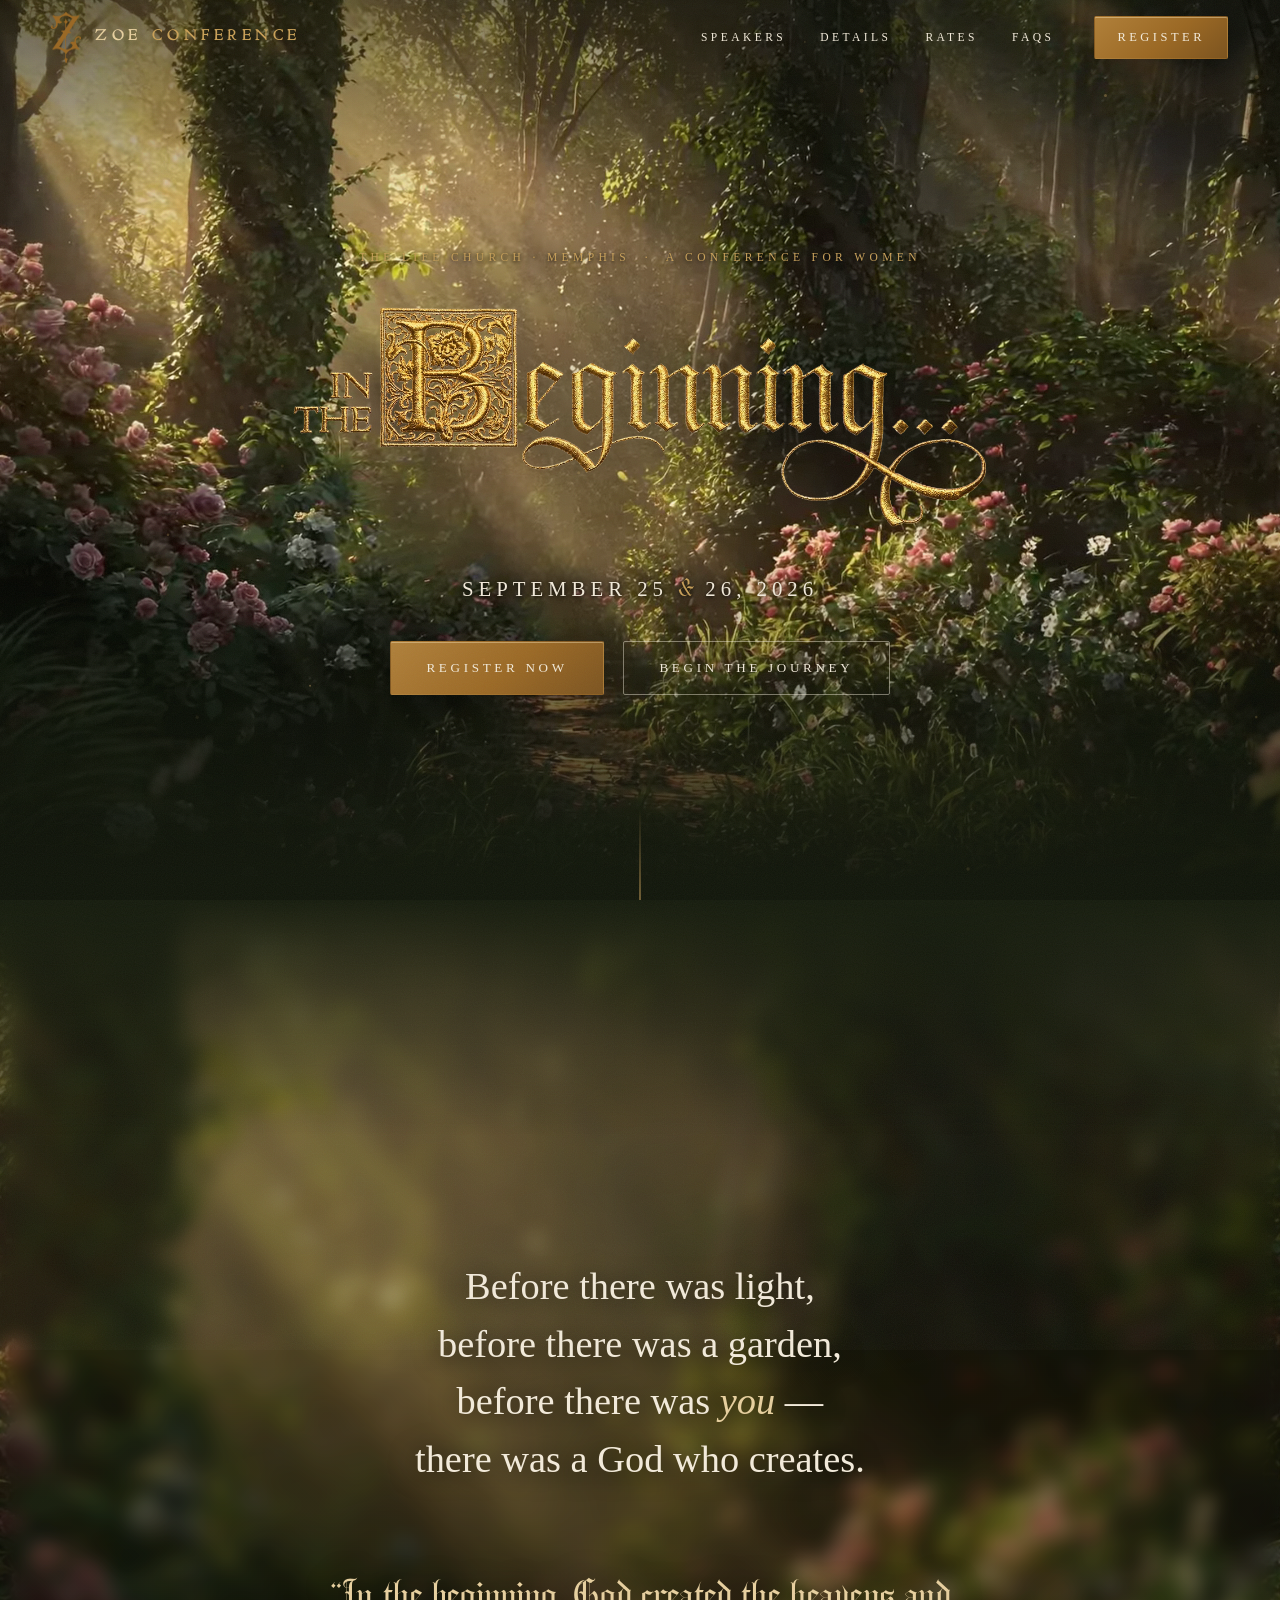
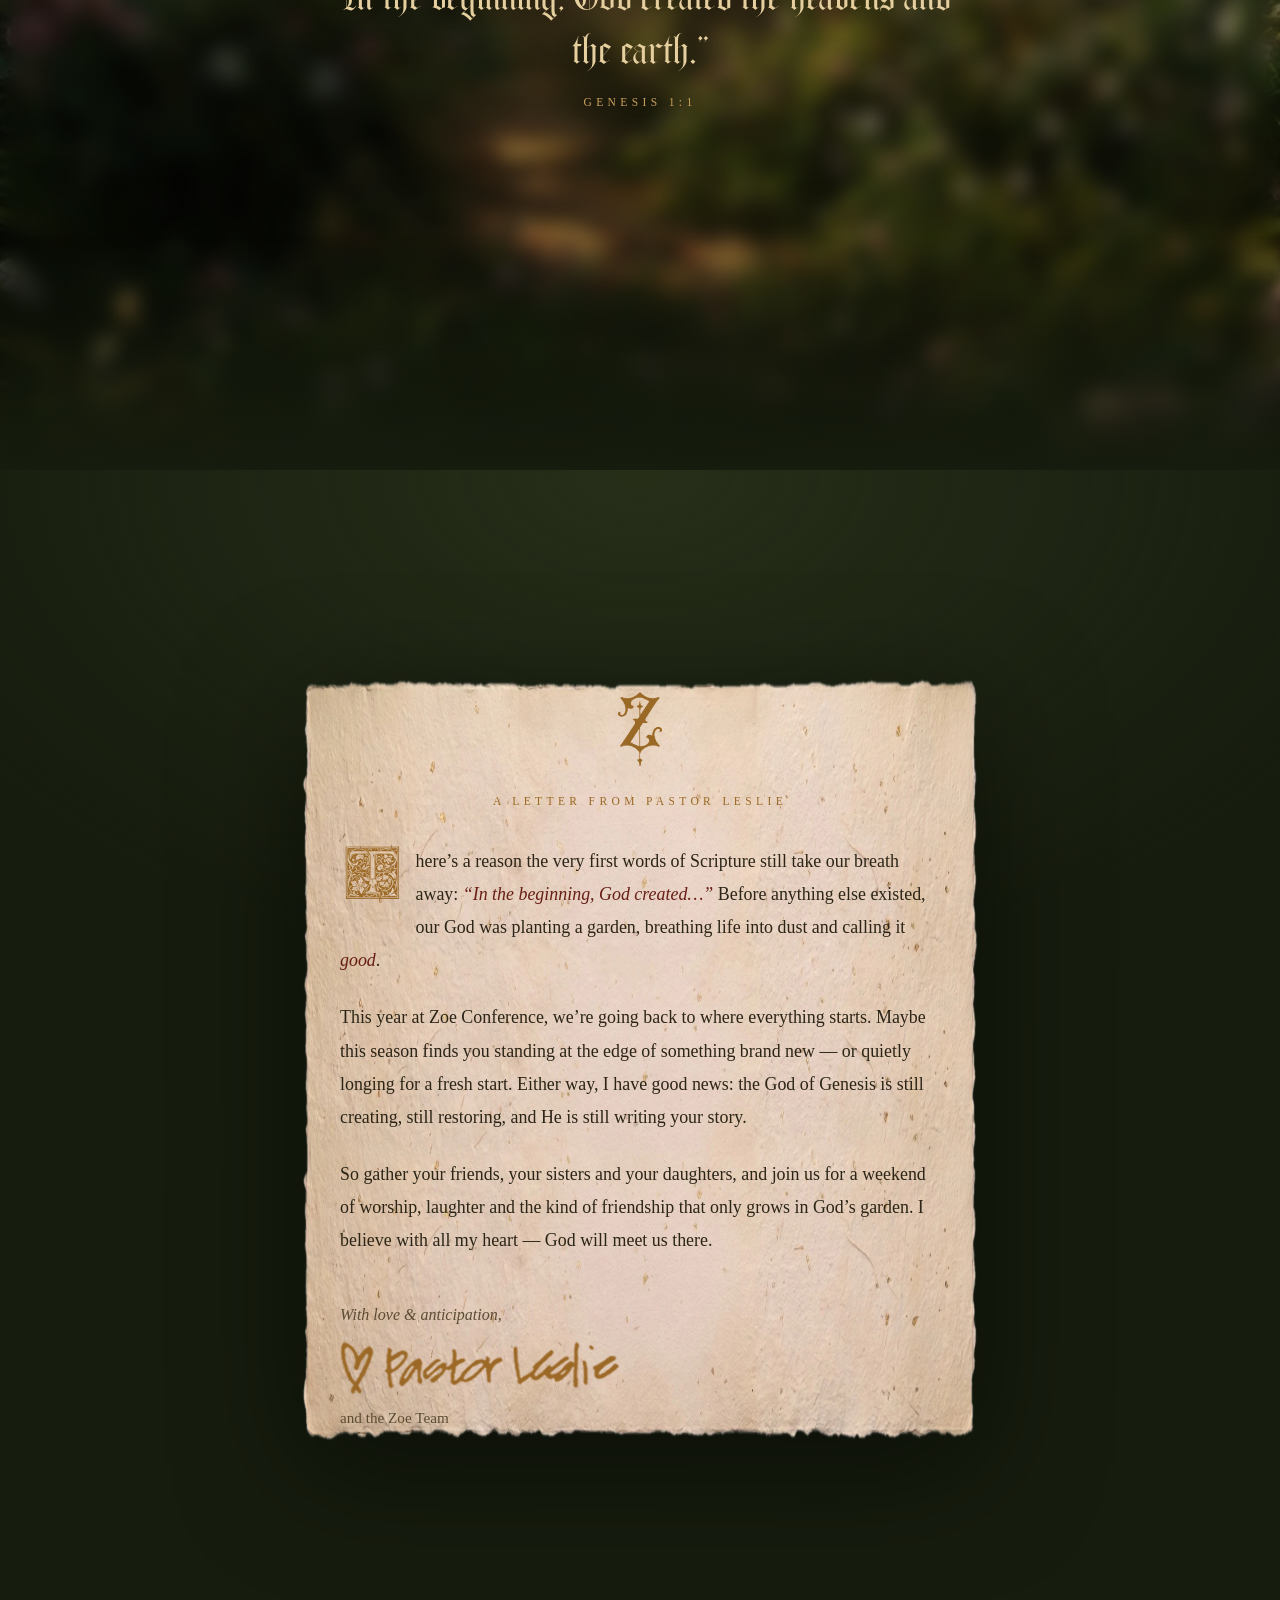
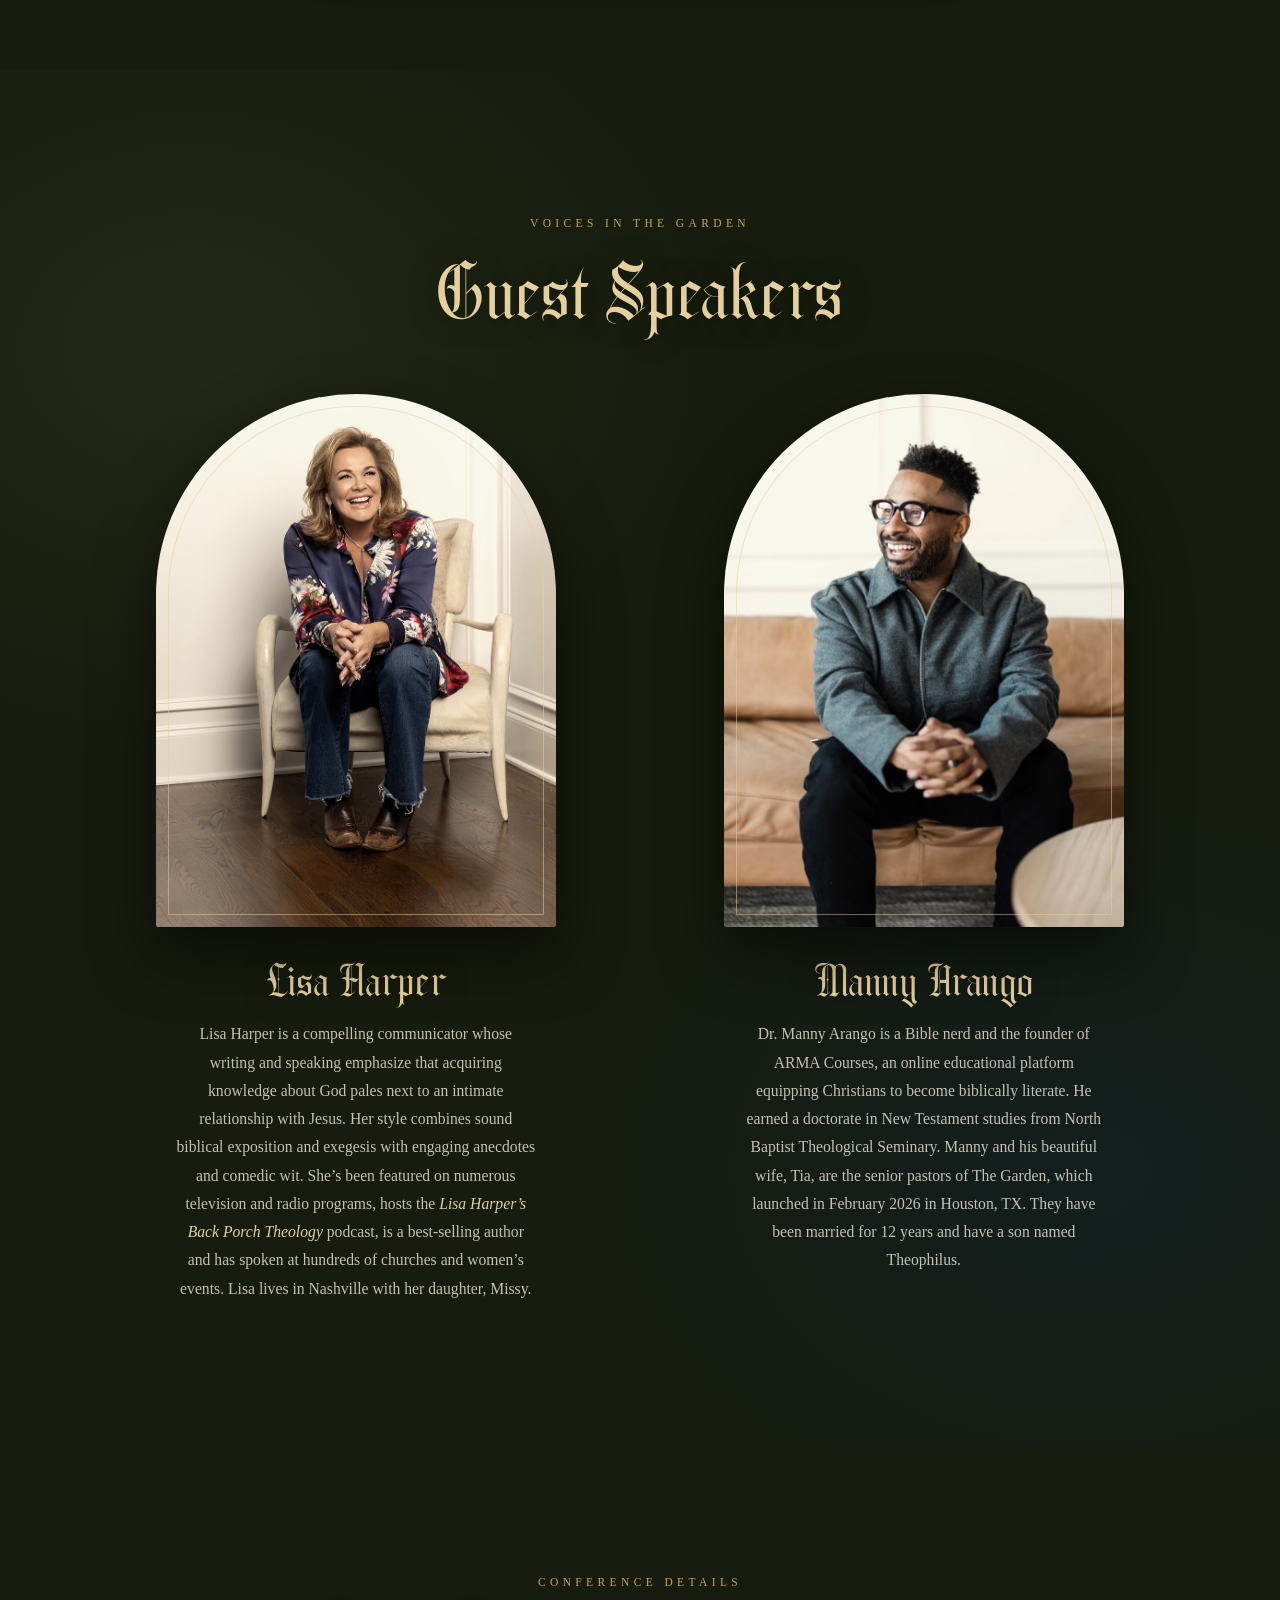
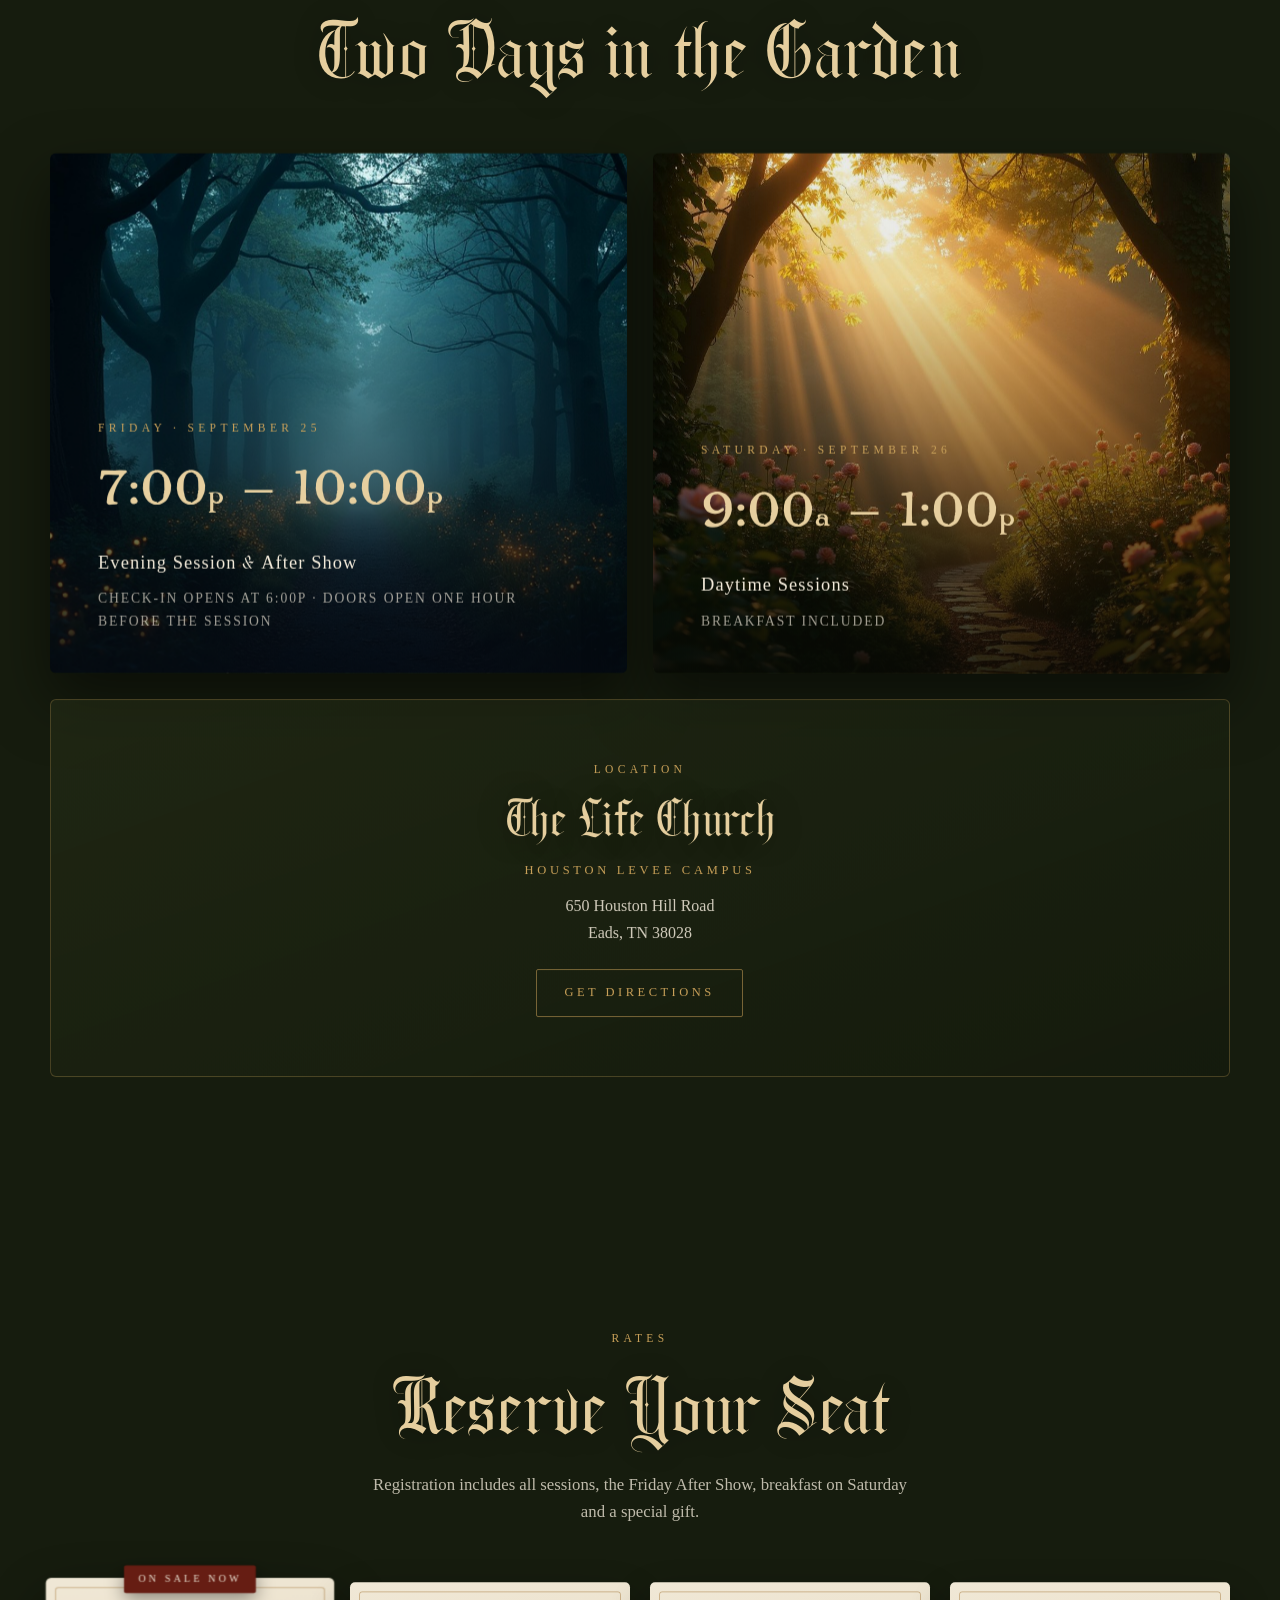
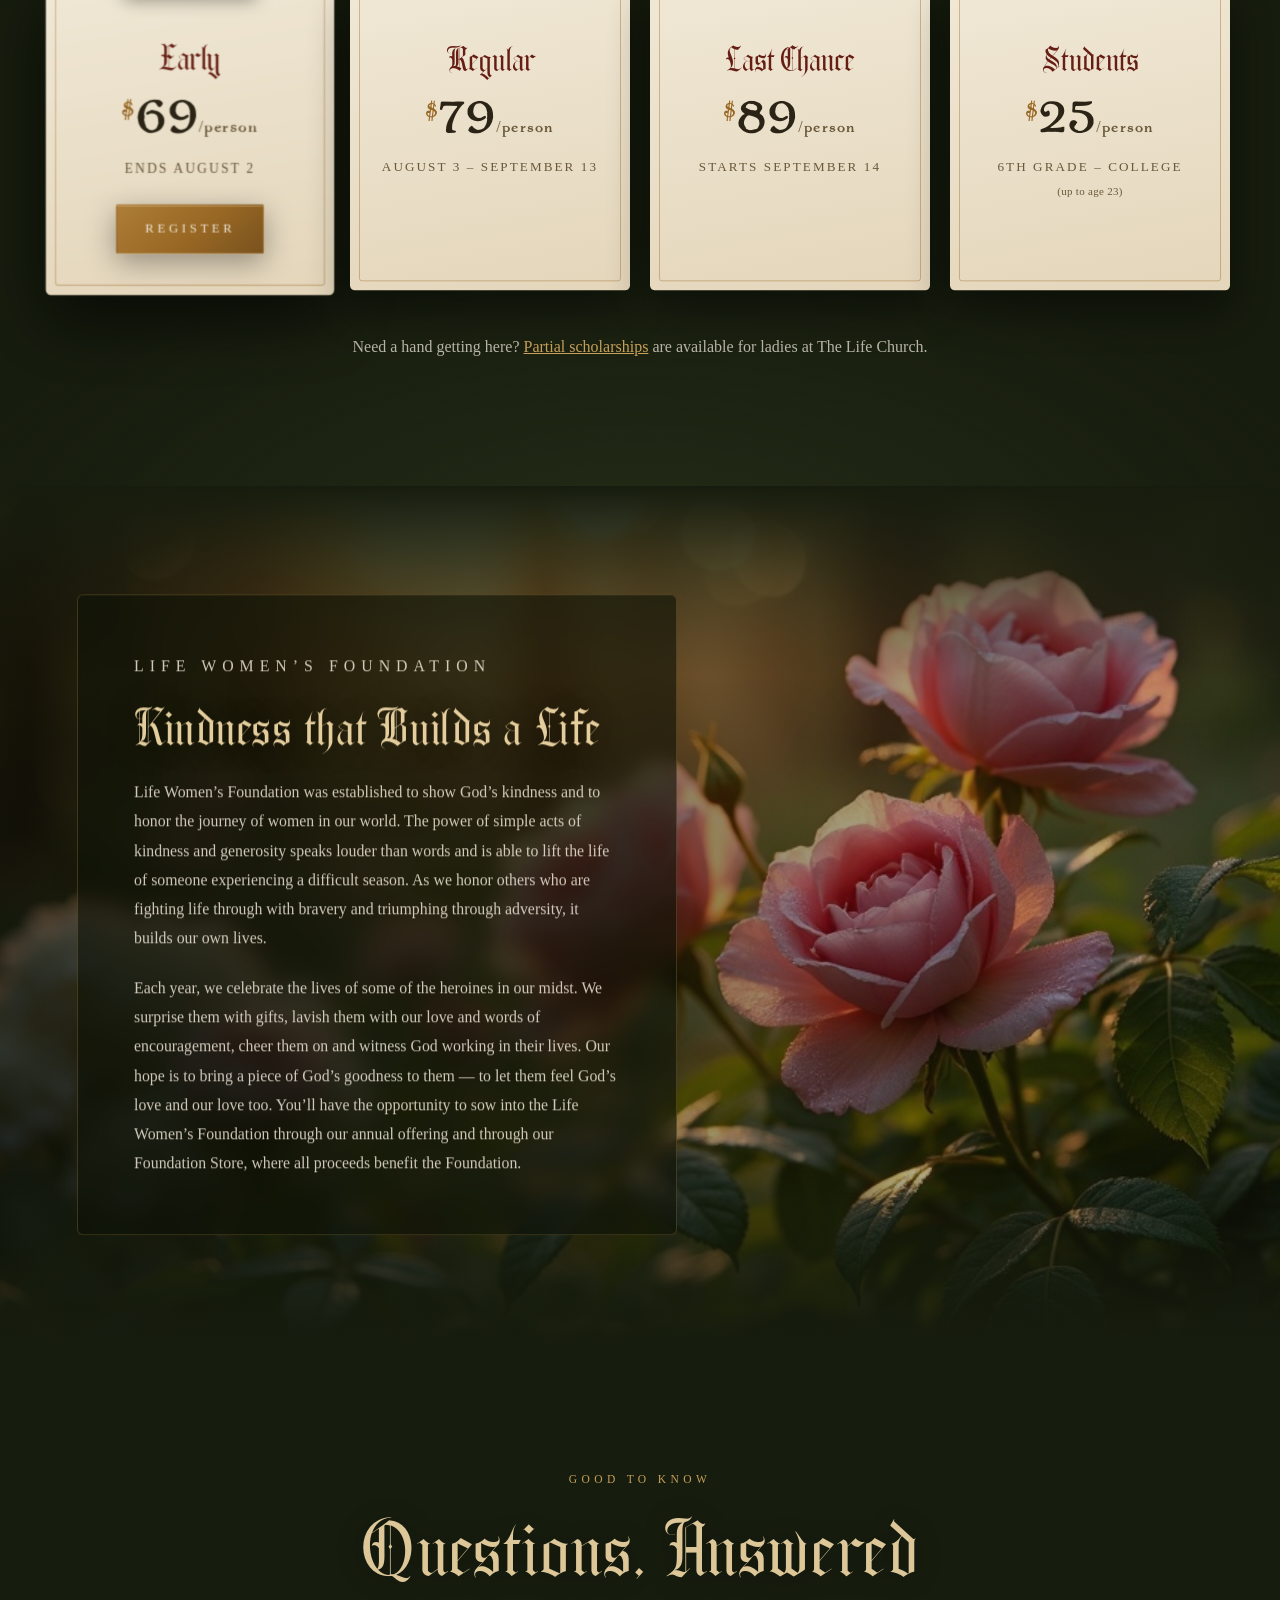
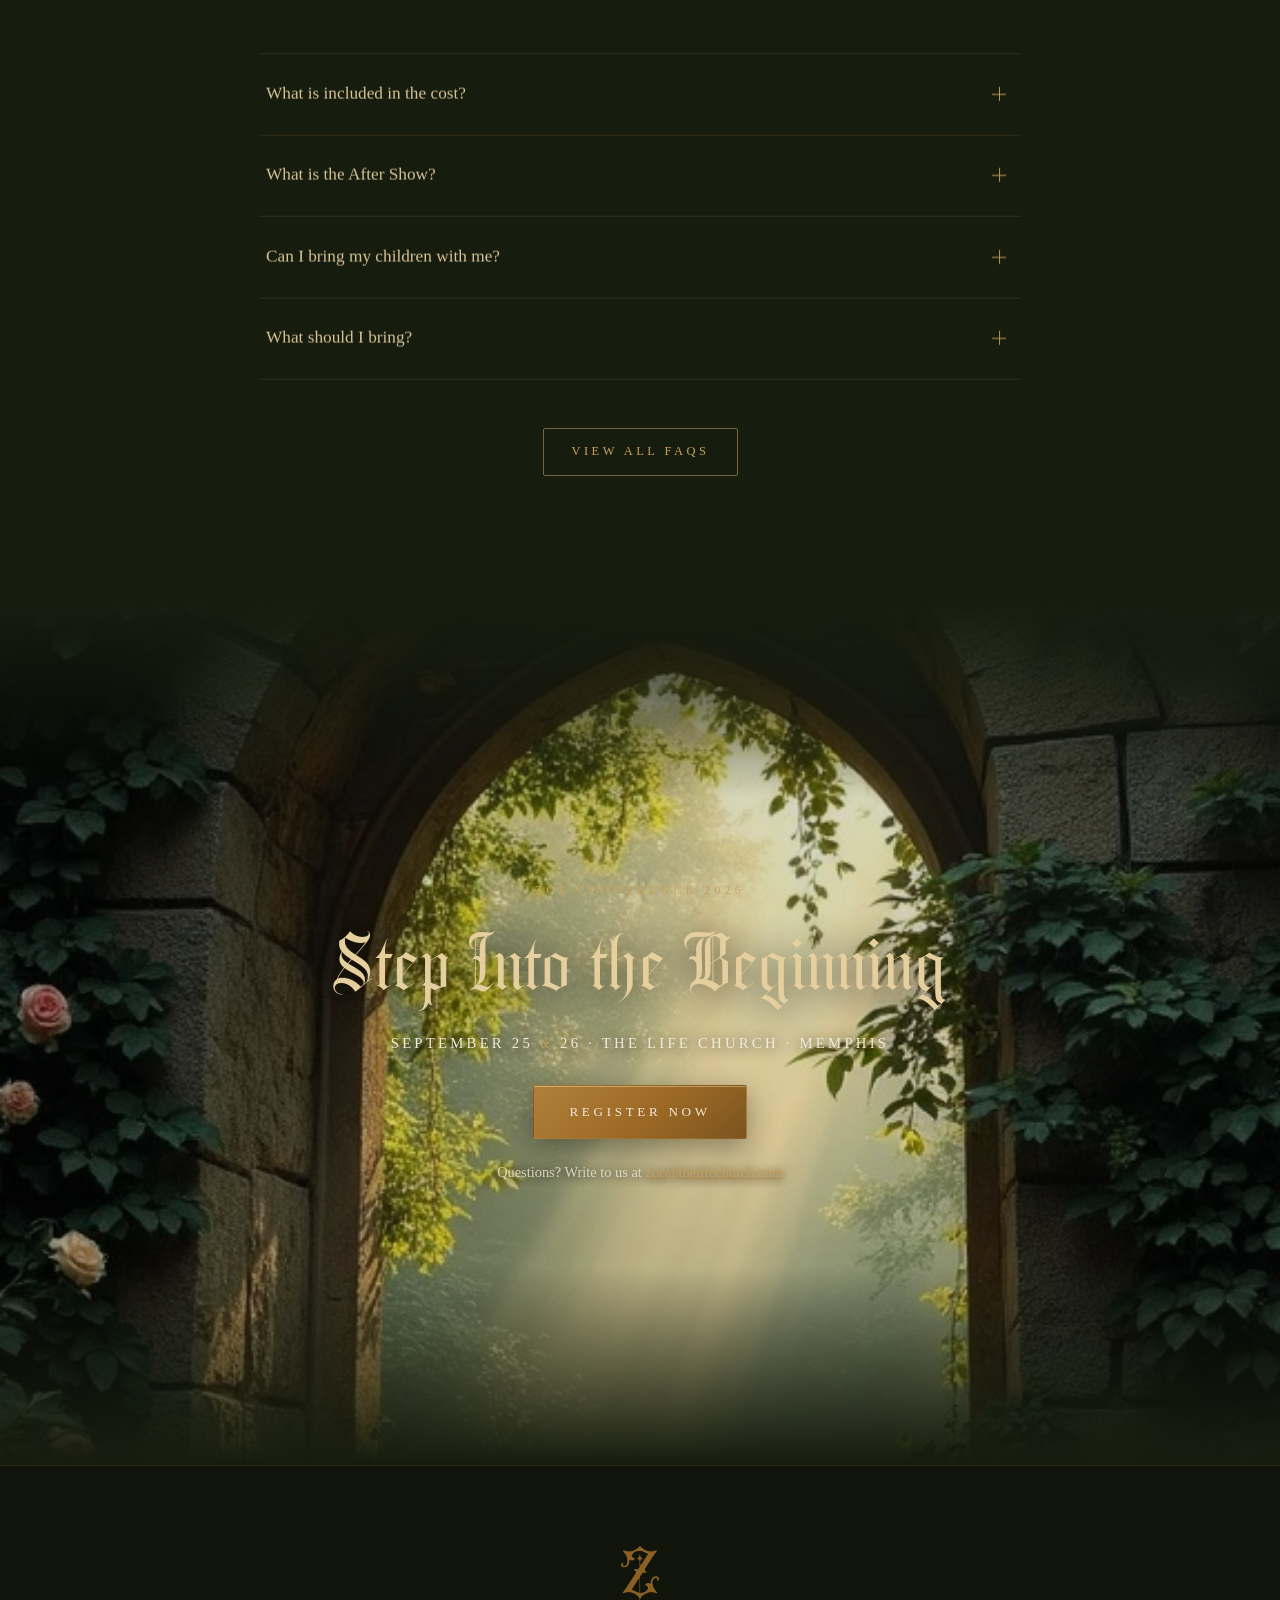
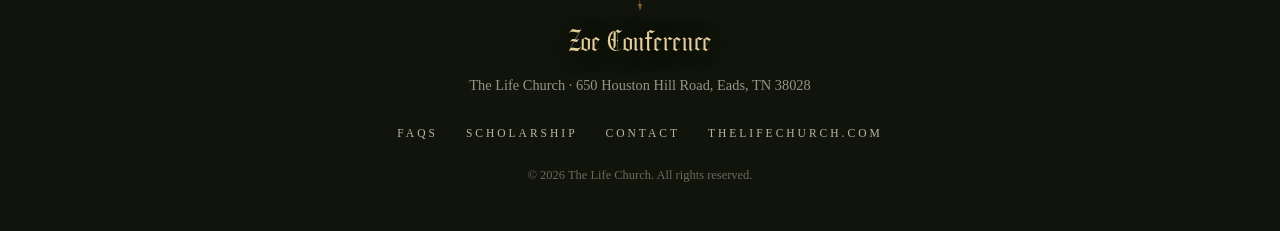
<file: index.html>
<!doctype html>
<html lang="en">
<head>
<meta charset="utf-8">
<meta name="viewport" content="width=device-width, initial-scale=1">
<title>Zoe Conference 2026 — In the Beginning… | The Life Church</title>
<meta name="description" content="Zoe Conference 2026 · In the Beginning… A two-day gathering for women at The Life Church, Memphis. September 25–26, 2026. Featuring Lisa Harper and Manny Arango.">
<meta property="og:title" content="Zoe Conference 2026 — In the Beginning…">
<meta property="og:description" content="A two-day gathering for women at The Life Church, Memphis · September 25–26, 2026.">
<meta property="og:image" content="images/hero-full.jpg">
<meta property="og:type" content="website">
<link rel="icon" type="image/png" href="images/z-icon.png">
<link rel="preload" as="image" href="images/title-gold-trim.webp">
<link rel="stylesheet" href="css/main.css?v=3">
</head>
<body>

<!-- Loader -->
<div class="loader" id="loader" aria-hidden="true">
  <img src="images/z-icon.png" alt="" class="loader__icon">
  <div class="loader__line"></div>
</div>

<!-- Film grain + floating gold dust -->
<div class="grain" aria-hidden="true"></div>
<canvas id="dust" aria-hidden="true"></canvas>

<!-- Navigation -->
<header class="nav" id="nav">
  <a class="nav__brand" href="#top" aria-label="Zoe Conference home">
    <img src="images/z-icon.png" alt="" class="nav__icon">
    <span class="nav__wordmark">Zoe <em>Conference</em></span>
  </a>
  <nav class="nav__links" aria-label="Primary">
    <a href="#speakers">Speakers</a>
    <a href="#details">Details</a>
    <a href="#rates">Rates</a>
    <a href="faqs.html">FAQs</a>
  </nav>
  <a href="#register" class="btn btn--gold nav__cta js-register">Register</a>
  <button class="nav__burger" id="burger" aria-label="Open menu" aria-expanded="false" aria-controls="mobileMenu">
    <span></span><span></span>
  </button>
</header>

<!-- Mobile menu -->
<div class="mmenu" id="mobileMenu" aria-hidden="true">
  <nav class="mmenu__links" aria-label="Mobile">
    <a href="#speakers">Speakers</a>
    <a href="#details">Details</a>
    <a href="#rates">Rates</a>
    <a href="faqs.html">FAQs</a>
    <a href="scholarship.html">Scholarship</a>
    <a href="#register" class="btn btn--gold js-register">Register</a>
  </nav>
  <img src="images/z-icon.png" alt="" class="mmenu__icon">
</div>

<main id="top">

  <!-- ============ HERO ============ -->
  <section class="hero" id="hero">
    <div class="hero__media">
      <video class="hero__video" autoplay muted loop playsinline preload="metadata" poster="images/hero-video-poster.jpg?v=2">
        <source src="video/hero-loop-web.webm?v=2" type="video/webm">
        <source src="video/hero-loop-web.mp4?v=2" type="video/mp4">
      </video>
      <div class="hero__vignette"></div>
    </div>
    <div class="hero__content">
      <p class="eyebrow hero__eyebrow">The Life Church · Memphis &nbsp;·&nbsp; A Conference for Women</p>
      <h1 class="hero__title">
        <img src="images/title-gold-trim.webp" alt="In the Beginning…">
        <span class="visually-hidden">Zoe Conference 2026 — In the Beginning…</span>
      </h1>
      <p class="hero__date">September 25 <span class="amp">&amp;</span> 26, 2026</p>
      <div class="hero__ctas">
        <a href="#register" class="btn btn--gold btn--lg js-register">Register Now</a>
        <a href="#journey" class="btn btn--ghost btn--lg js-scroll">Begin the Journey</a>
      </div>
    </div>
    <a class="hero__scrollcue js-scroll" href="#journey" aria-label="Scroll down">
      <span class="hero__scrollcue-line"></span>
    </a>
  </section>

  <!-- ============ JOURNEY INTRO ============ -->
  <section class="journey" id="journey">
    <div class="journey__bg" data-parallax>
      <img src="images/hero-full.jpg" alt="" loading="lazy">
    </div>
    <div class="journey__frost" aria-hidden="true"></div>
    <div class="journey__inner">
      <p class="journey__line reveal-lines">Before there was light,<br class="br-desk"> before there was a garden,<br class="br-desk"> before there was <em>you</em> —<br class="br-desk"> there was a God who creates.</p>
      <blockquote class="journey__verse">
        <p class="journey__verse-text">“In the beginning, God created the heavens and the earth.”</p>
        <cite class="eyebrow">Genesis 1:1</cite>
      </blockquote>
    </div>
  </section>

  <!-- ============ WELCOME LETTER ============ -->
  <section class="letter" id="welcome">
    <div class="letter__wrap">
      <!-- NOTE: Draft 2026 welcome copy written to theme — pending Pastor Leslie's approval.
           The source web-copy doc flags that new letter copy is needed (2025 letter was placeholder). -->
      <figure class="letter__paper reveal-panel">
        <img class="letter__z" src="images/z-icon.png" alt="">
        <p class="eyebrow letter__eyebrow">A letter from Pastor Leslie</p>
        <div class="letter__body">
          <p><span class="dropcap">T</span>here’s a reason the very first words of Scripture still take our breath away: <em>“In the beginning, God created…”</em> Before anything else existed, our God was planting a garden, breathing life into dust and calling it <em>good</em>.</p>
          <p>This year at Zoe Conference, we’re going back to where everything starts. Maybe this season finds you standing at the edge of something brand new — or quietly longing for a fresh start. Either way, I have good news: the God of Genesis is still creating, still restoring, and He is still writing your story.</p>
          <p>So gather your friends, your sisters and your daughters, and join us for a weekend of worship, laughter and the kind of friendship that only grows in God’s garden. I believe with all my heart — God will meet us there.</p>
        </div>
        <div class="letter__sig">
          <p class="letter__sig-line">With love &amp; anticipation,</p>
          <img src="images/signature.png" alt="Pastor Leslie’s signature">
          <p class="letter__sig-team">and the Zoe Team</p>
        </div>
      </figure>
    </div>
  </section>

  <!-- ============ SPEAKERS ============ -->
  <section class="speakers" id="speakers">
    <div class="section-head">
      <p class="eyebrow">Voices in the garden</p>
      <h2 class="display">Guest Speakers</h2>
    </div>
    <div class="speakers__grid">
      <article class="speaker reveal-panel">
        <div class="speaker__arch">
          <img src="images/lisa-harper.jpg" alt="Lisa Harper" loading="lazy">
        </div>
        <h3 class="speaker__name display">Lisa Harper</h3>
        <p class="speaker__bio">Lisa Harper is a compelling communicator whose writing and speaking emphasize that acquiring knowledge about God pales next to an intimate relationship with Jesus. Her style combines sound biblical exposition and exegesis with engaging anecdotes and comedic wit. She’s been featured on numerous television and radio programs, hosts the <em>Lisa Harper’s Back Porch Theology</em> podcast, is a best-selling author and has spoken at hundreds of churches and women’s events. Lisa lives in Nashville with her daughter, Missy.</p>
      </article>
      <article class="speaker reveal-panel">
        <div class="speaker__arch">
          <img src="images/manny-arango.jpg" alt="Manny Arango" loading="lazy">
        </div>
        <h3 class="speaker__name display">Manny Arango</h3>
        <p class="speaker__bio">Dr. Manny Arango is a Bible nerd and the founder of ARMA Courses, an online educational platform equipping Christians to become biblically literate. He earned a doctorate in New Testament studies from North Baptist Theological Seminary. Manny and his beautiful wife, Tia, are the senior pastors of The Garden, which launched in February 2026 in Houston, TX. They have been married for 12 years and have a son named Theophilus.</p>
      </article>
    </div>
  </section>

  <!-- ============ DETAILS / SCHEDULE ============ -->
  <section class="details" id="details">
    <div class="section-head">
      <p class="eyebrow">Conference details</p>
      <h2 class="display">Two Days in the Garden</h2>
    </div>

    <div class="details__days">
      <article class="day day--evening reveal-panel">
        <div class="day__media">
          <video class="day__video js-ambient" muted loop playsinline preload="none" poster="images/gen-bluehour_1.jpg">
            <source data-src="video/bluehour-loop.mp4" type="video/mp4">
          </video>
          <div class="day__scrim"></div>
        </div>
        <div class="day__content">
          <p class="eyebrow day__eyebrow">Friday · September 25</p>
          <h3 class="day__time">7:00<small>p</small> – 10:00<small>p</small></h3>
          <p class="day__desc">Evening Session <span class="amp">&amp;</span> After Show</p>
          <p class="day__note">Check-in opens at 6:00p · Doors open one hour before the session</p>
        </div>
      </article>

      <article class="day day--morning reveal-panel">
        <div class="day__media">
          <img src="images/gen-morning.jpg" alt="" loading="lazy">
          <div class="day__scrim"></div>
        </div>
        <div class="day__content">
          <p class="eyebrow day__eyebrow">Saturday · September 26</p>
          <h3 class="day__time">9:00<small>a</small> – 1:00<small>p</small></h3>
          <p class="day__desc">Daytime Sessions</p>
          <p class="day__note">Breakfast included</p>
        </div>
      </article>
    </div>

    <div class="details__location reveal-panel">
      <div class="details__location-text">
        <p class="eyebrow">Location</p>
        <h3 class="display details__venue">The Life Church</h3>
        <p class="details__campus">Houston Levee Campus</p>
        <address>650 Houston Hill Road<br>Eads, TN 38028</address>
        <a class="btn btn--outline" href="https://maps.google.com/?q=The+Life+Church,+650+Houston+Hill+Road,+Eads,+TN+38028" target="_blank" rel="noopener">Get Directions</a>
      </div>
    </div>
  </section>

  <!-- ============ RATES ============ -->
  <section class="rates" id="rates">
    <div class="section-head">
      <p class="eyebrow">Rates</p>
      <h2 class="display">Reserve Your Seat</h2>
      <p class="section-sub">Registration includes all sessions, the Friday After Show, breakfast on Saturday and a special gift.</p>
    </div>
    <div class="rates__grid">
      <article class="rate rate--current reveal-panel">
        <p class="rate__badge">On sale now</p>
        <h3 class="rate__tier">Early</h3>
        <p class="rate__price"><sup>$</sup>69<span>/person</span></p>
        <p class="rate__window">Ends August 2</p>
        <a href="#register" class="btn btn--gold js-register">Register</a>
      </article>
      <article class="rate reveal-panel">
        <h3 class="rate__tier">Regular</h3>
        <p class="rate__price"><sup>$</sup>79<span>/person</span></p>
        <p class="rate__window">August 3 – September 13</p>
      </article>
      <article class="rate reveal-panel">
        <h3 class="rate__tier">Last Chance</h3>
        <p class="rate__price"><sup>$</sup>89<span>/person</span></p>
        <p class="rate__window">Starts September 14</p>
      </article>
      <article class="rate reveal-panel">
        <h3 class="rate__tier">Students</h3>
        <p class="rate__price"><sup>$</sup>25<span>/person</span></p>
        <p class="rate__window">6th Grade – College <small>(up to age 23)</small></p>
      </article>
    </div>
    <p class="rates__scholarship">Need a hand getting here? <a href="scholarship.html">Partial scholarships</a> are available for ladies at The Life Church.</p>
  </section>

  <!-- ============ FOUNDATION ============ -->
  <section class="foundation" id="foundation">
    <div class="foundation__media">
      <video class="foundation__video js-ambient" muted loop playsinline preload="none" poster="images/gen-botanical.jpg">
        <source data-src="video/botanical-loop.mp4" type="video/mp4">
      </video>
      <div class="foundation__scrim"></div>
    </div>
    <div class="foundation__panel reveal-panel">
      <p class="eyebrow">Life Women’s Foundation</p>
      <h2 class="display">Kindness that Builds a Life</h2>
      <p>Life Women’s Foundation was established to show God’s kindness and to honor the journey of women in our world. The power of simple acts of kindness and generosity speaks louder than words and is able to lift the life of someone experiencing a difficult season. As we honor others who are fighting life through with bravery and triumphing through adversity, it builds our own lives.</p>
      <p>Each year, we celebrate the lives of some of the heroines in our midst. We surprise them with gifts, lavish them with our love and words of encouragement, cheer them on and witness God working in their lives. Our hope is to bring a piece of God’s goodness to them — to let them feel God’s love and our love too. You’ll have the opportunity to sow into the Life Women’s Foundation through our annual offering and through our Foundation Store, where all proceeds benefit the Foundation.</p>
    </div>
  </section>

  <!-- ============ FAQ PREVIEW ============ -->
  <section class="faq" id="faqs">
    <div class="section-head">
      <p class="eyebrow">Good to know</p>
      <h2 class="display">Questions, Answered</h2>
    </div>
    <div class="faq__list">
      <details class="faq__item reveal-panel">
        <summary>What is included in the cost?</summary>
        <p>Registration includes all sessions, the After Show on Friday, breakfast on Saturday and a special gift. We’ll have fun photo opportunities and you can shop in the Zoe Foundation Store.</p>
      </details>
      <details class="faq__item reveal-panel">
        <summary>What is the After Show?</summary>
        <p>On Friday night, join us for our first-ever Zoe After Show! Following our evening session, we will have a short intermission and then reconvene in the main auditorium for a hosted event packed with fun, laughter and unforgettable moments. From live entertainment and audience games to incredible prizes and giveaways, there is something for everyone to enjoy.</p>
      </details>
      <details class="faq__item reveal-panel">
        <summary>Can I bring my children with me?</summary>
        <p>We do not offer childcare during Zoe Conference. All children, including infants, are not permitted in the building. If your daughter is in 6th through 12th grade, she can attend the conference by registering at our special student rate.</p>
      </details>
      <details class="faq__item reveal-panel">
        <summary>What should I bring?</summary>
        <p>We encourage you to bring a Bible, notebook and a friend! And if you get cold easily, consider a light sweater or jacket for the auditorium.</p>
      </details>
    </div>
    <div class="faq__more">
      <a href="faqs.html" class="btn btn--outline">View All FAQs</a>
    </div>
  </section>

  <!-- ============ REGISTER CTA ============ -->
  <section class="register" id="register">
    <div class="register__bg" data-parallax>
      <img src="images/gen-archway_1.jpg" alt="" loading="lazy">
    </div>
    <div class="register__inner">
      <p class="eyebrow">Zoe Conference 2026</p>
      <h2 class="display register__title">Step Into the Beginning</h2>
      <p class="register__sub">September 25 <span class="amp">&amp;</span> 26 · The Life Church · Memphis</p>
      <a href="#" class="btn btn--gold btn--lg js-register">Register Now</a>
      <p class="register__fine">Questions? Write to us at <a href="mailto:zoe@thelifechurch.com">zoe@thelifechurch.com</a></p>
    </div>
  </section>

</main>

<!-- ============ FOOTER ============ -->
<footer class="footer">
  <img src="images/z-icon.png" alt="" class="footer__icon">
  <p class="footer__word display">Zoe Conference</p>
  <p class="footer__addr">The Life Church · 650 Houston Hill Road, Eads, TN 38028</p>
  <nav class="footer__links" aria-label="Footer">
    <a href="faqs.html">FAQs</a>
    <a href="scholarship.html">Scholarship</a>
    <a href="mailto:zoe@thelifechurch.com">Contact</a>
    <a href="https://thelifechurch.com" target="_blank" rel="noopener">thelifechurch.com</a>
  </nav>
  <p class="footer__copy">© 2026 The Life Church. All rights reserved.</p>
</footer>

<script src="js/gsap.min.js"></script>
<script src="js/ScrollTrigger.min.js"></script>
<script src="js/lenis.min.js"></script>
<script src="js/main.js"></script>
</body>
</html>
</file>
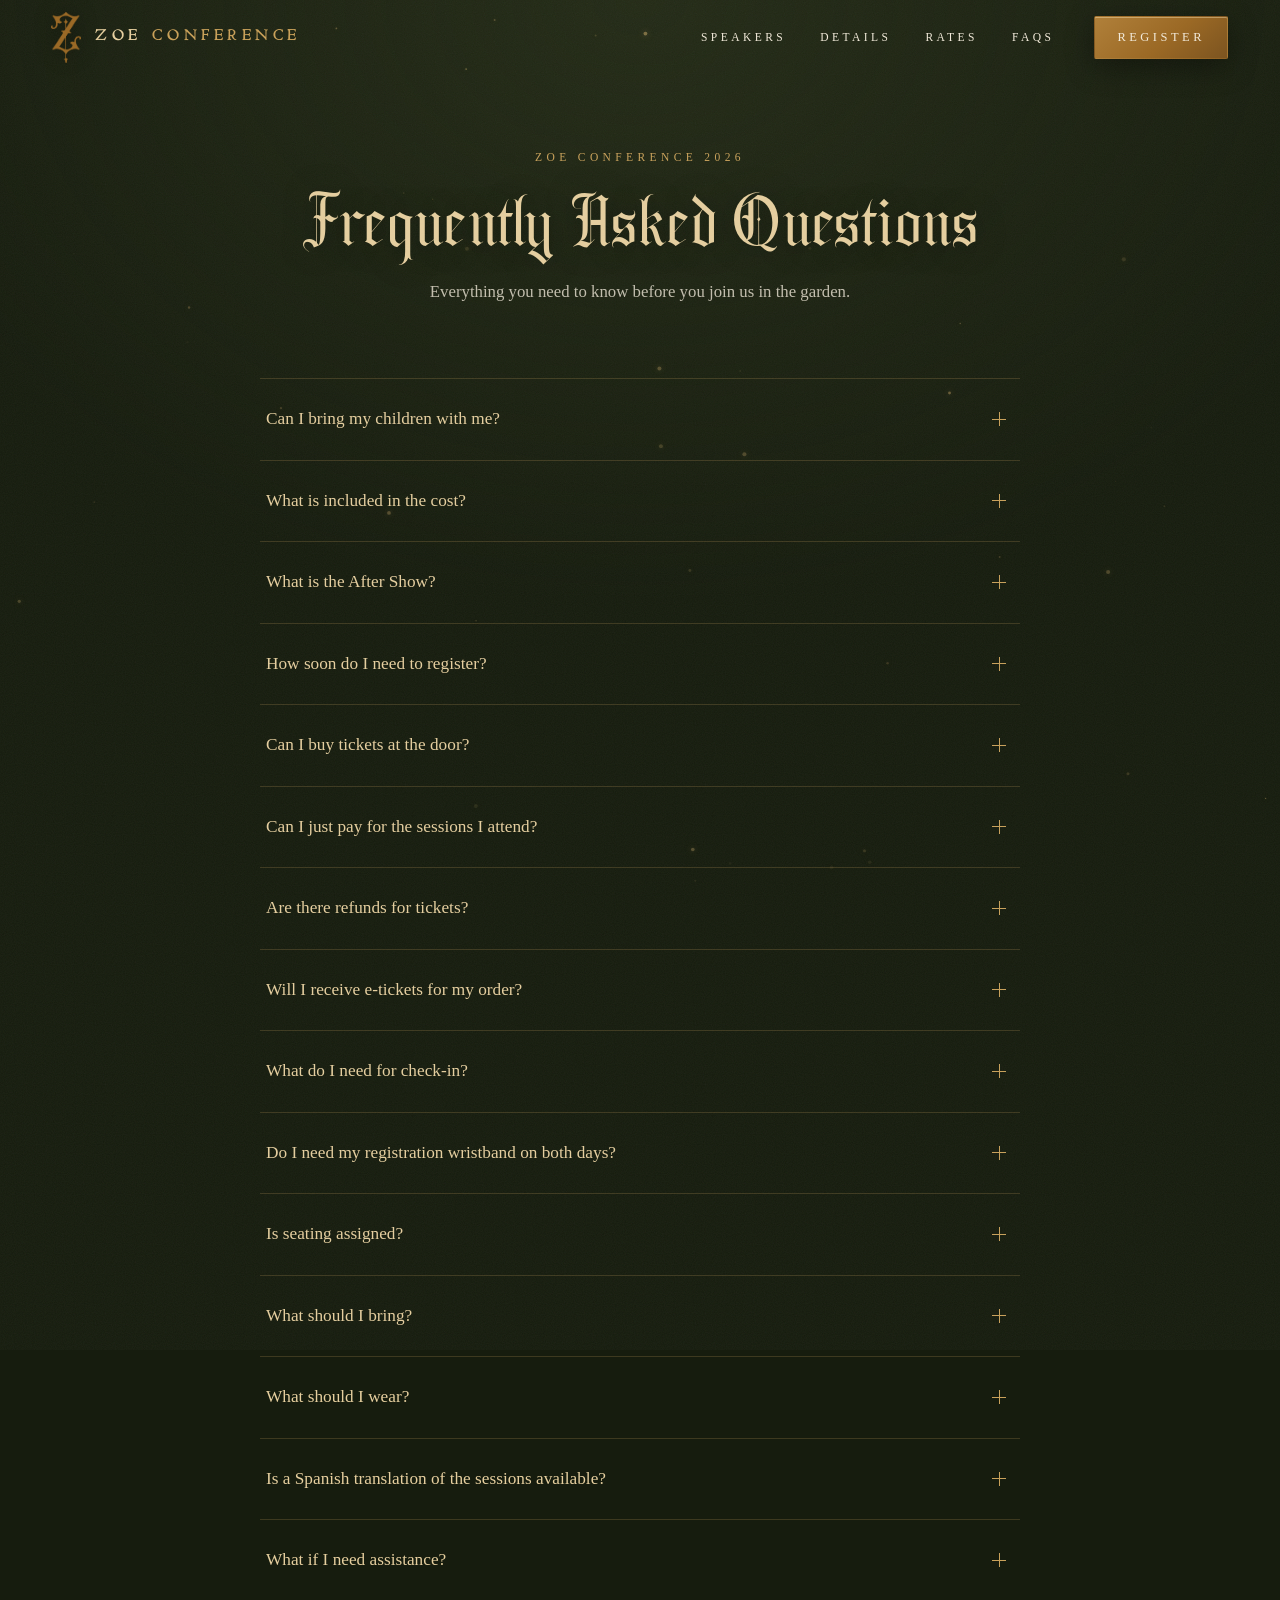
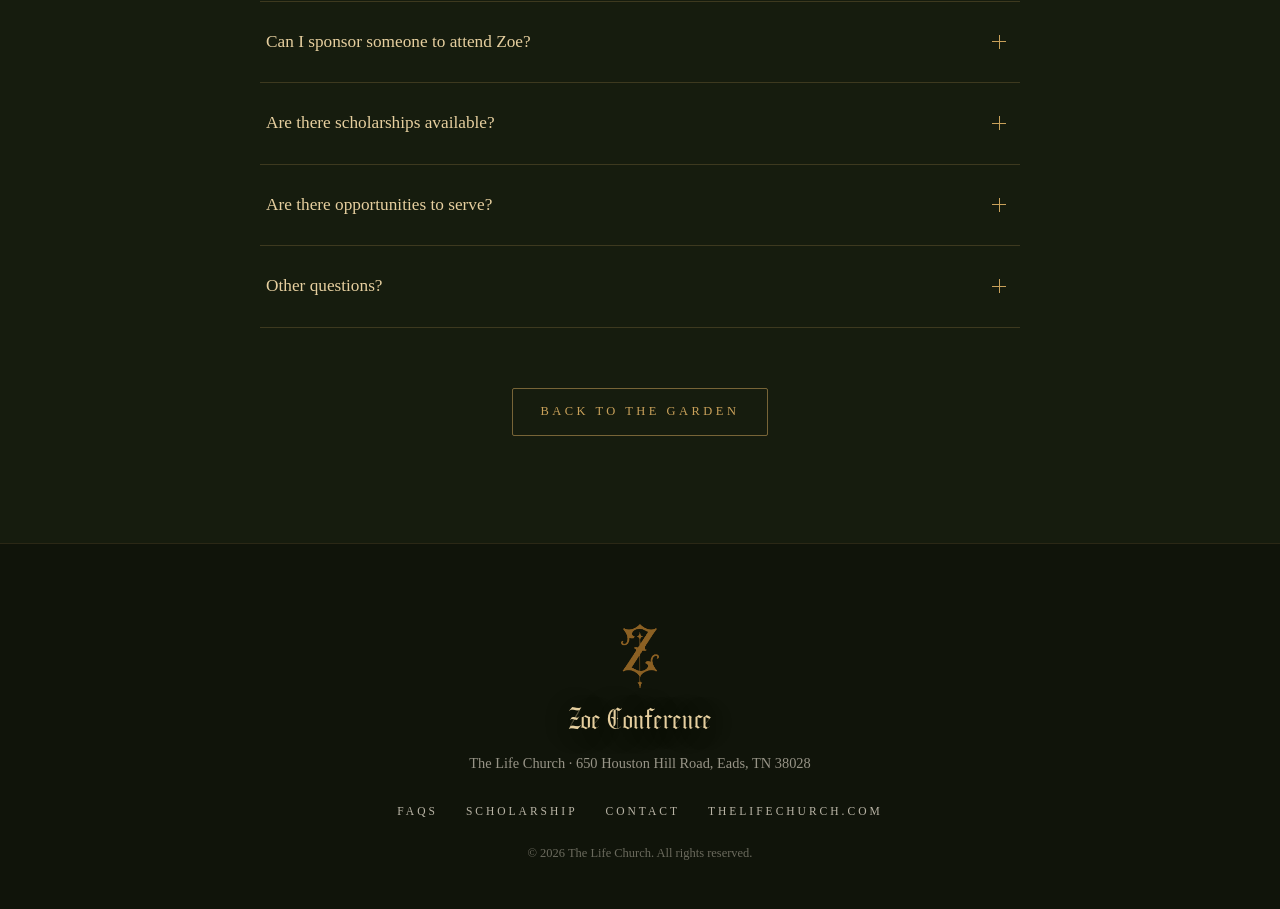
<file: faqs.html>
<!doctype html>
<html lang="en">
<head>
<meta charset="utf-8">
<meta name="viewport" content="width=device-width, initial-scale=1">
<title>FAQs — Zoe Conference 2026 | The Life Church</title>
<meta name="description" content="Frequently asked questions about Zoe Conference 2026 at The Life Church, Memphis · September 25–26, 2026.">
<link rel="icon" type="image/png" href="images/z-icon.png">
<link rel="stylesheet" href="css/main.css?v=3">
</head>
<body>

<div class="grain" aria-hidden="true"></div>
<canvas id="dust" aria-hidden="true"></canvas>

<header class="nav nav--scrolled" id="nav">
  <a class="nav__brand" href="index.html" aria-label="Zoe Conference home">
    <img src="images/z-icon.png" alt="" class="nav__icon">
    <span class="nav__wordmark">Zoe <em>Conference</em></span>
  </a>
  <nav class="nav__links" aria-label="Primary">
    <a href="index.html#speakers">Speakers</a>
    <a href="index.html#details">Details</a>
    <a href="index.html#rates">Rates</a>
    <a href="faqs.html" aria-current="page">FAQs</a>
  </nav>
  <a href="index.html#register" class="btn btn--gold nav__cta js-register">Register</a>
  <button class="nav__burger" id="burger" aria-label="Open menu" aria-expanded="false" aria-controls="mobileMenu">
    <span></span><span></span>
  </button>
</header>

<div class="mmenu" id="mobileMenu" aria-hidden="true">
  <nav class="mmenu__links" aria-label="Mobile">
    <a href="index.html#speakers">Speakers</a>
    <a href="index.html#details">Details</a>
    <a href="index.html#rates">Rates</a>
    <a href="faqs.html">FAQs</a>
    <a href="scholarship.html">Scholarship</a>
    <a href="index.html#register" class="btn btn--gold js-register">Register</a>
  </nav>
  <img src="images/z-icon.png" alt="" class="mmenu__icon">
</div>

<main class="subpage">
  <div class="subpage__head">
    <p class="eyebrow">Zoe Conference 2026</p>
    <h1 class="display">Frequently Asked Questions</h1>
    <p class="section-sub">Everything you need to know before you join us in the garden.</p>
  </div>

  <div class="faq__list">
    <details class="faq__item">
      <summary>Can I bring my children with me?</summary>
      <p>We do not offer childcare during Zoe Conference. All children, including infants, are not permitted in the building.</p>
      <p>If your daughter is in 6th through 12th grade, she can attend the conference by registering at our special student rate.</p>
    </details>
    <details class="faq__item">
      <summary>What is included in the cost?</summary>
      <p>Registration includes all sessions, the After Show on Friday, breakfast on Saturday and a special gift. We’ll have fun photo opportunities and you can shop in the Zoe Foundation Store.</p>
    </details>
    <details class="faq__item">
      <summary>What is the After Show?</summary>
      <p>On Friday night, join us for our first-ever Zoe After Show! Following our evening session, we will have a short intermission and then reconvene in the main auditorium for a hosted event packed with fun, laughter and unforgettable moments. From live entertainment and audience games to incredible prizes and giveaways, there is something for everyone to enjoy.</p>
    </details>
    <details class="faq__item">
      <summary>How soon do I need to register?</summary>
      <p>We recommend registering as soon as possible to reserve your spot!</p>
    </details>
    <details class="faq__item">
      <summary>Can I buy tickets at the door?</summary>
      <p>We will sell tickets on the day of the event if we have availability.</p>
    </details>
    <details class="faq__item">
      <summary>Can I just pay for the sessions I attend?</summary>
      <p>All Zoe Conference tickets are priced to give you access to the entire conference, rather than paying per session. Registration fees are non-refundable.</p>
    </details>
    <details class="faq__item">
      <summary>Are there refunds for tickets?</summary>
      <p>All ticket sales are final. If you cannot attend, you can give your tickets to a friend or family member.</p>
    </details>
    <details class="faq__item">
      <summary>Will I receive e-tickets for my order?</summary>
      <p>Yes. As soon as the order transaction is complete, you will receive a confirmation email. Your e-tickets are attached to your confirmation email as a PDF file. You can show your e-tickets on your phone for admission or you can print them. Please check your junk email folder if the confirmation email is not in your inbox.</p>
    </details>
    <details class="faq__item">
      <summary>What do I need for check-in?</summary>
      <p>Check-in is available at the conference starting Friday at 6:00p and at our main building entrances in the front and back. For a smooth check-in, have your e-ticket ready to scan when you arrive.</p>
    </details>
    <details class="faq__item">
      <summary>Do I need my registration wristband on both days?</summary>
      <p>Yes! Wristbands are required for entry into the building. If you forget or lose your wristband, just stop by one of our check-in stations.</p>
    </details>
    <details class="faq__item">
      <summary>Is seating assigned?</summary>
      <p>All seating is general admission, so arrive early to secure a great seat. The building doors will open one hour before all sessions. Be sure to give yourself plenty of time for parking and check-in so you are in your seat when we begin.</p>
    </details>
    <details class="faq__item">
      <summary>What should I bring?</summary>
      <p>We encourage you to bring a Bible, notebook and a friend!</p>
    </details>
    <details class="faq__item">
      <summary>What should I wear?</summary>
      <p>If you get cold easily, consider bringing a light sweater or jacket for the auditorium.</p>
    </details>
    <details class="faq__item">
      <summary>Is a Spanish translation of the sessions available?</summary>
      <p>Translation services are available in Spanish during the conference.</p>
    </details>
    <details class="faq__item">
      <summary>What if I need assistance?</summary>
      <p>If you need assistance with wheelchair seating or a hearing or visual impairment, we’re here to help! Just let our team know by emailing us at <a href="mailto:zoe@thelifechurch.com">zoe@thelifechurch.com</a>.</p>
    </details>
    <details class="faq__item">
      <summary>Can I sponsor someone to attend Zoe?</summary>
      <p>Every year, our generosity helps make it possible for other women to be a part of Zoe Conference. You can donate at <a href="https://thelifechurch.com/give" target="_blank" rel="noopener">thelifechurch.com/give</a> by selecting the “Zoe Conference Scholarship” fund.</p>
    </details>
    <details class="faq__item">
      <summary>Are there scholarships available?</summary>
      <p>Yes. We have created partial scholarships for ladies at The Life Church to attend. To apply for a scholarship, please complete the application at <a href="scholarship.html">zoeconference.com/scholarship</a>. Once the application is complete, you will be added to a waiting list to receive a scholarship as funds become available.</p>
    </details>
    <details class="faq__item">
      <summary>Are there opportunities to serve?</summary>
      <p>If you attend The Life Church and have completed Discovery, we would love for you to serve at Zoe Conference.</p>
    </details>
    <details class="faq__item">
      <summary>Other questions?</summary>
      <p>Connect with our team at <a href="mailto:zoe@thelifechurch.com">zoe@thelifechurch.com</a>. We’d love to help in any way we can!</p>
    </details>
  </div>

  <div class="subpage__back">
    <a href="index.html" class="btn btn--outline">Back to the Garden</a>
  </div>
</main>

<footer class="footer">
  <img src="images/z-icon.png" alt="" class="footer__icon">
  <p class="footer__word display">Zoe Conference</p>
  <p class="footer__addr">The Life Church · 650 Houston Hill Road, Eads, TN 38028</p>
  <nav class="footer__links" aria-label="Footer">
    <a href="faqs.html">FAQs</a>
    <a href="scholarship.html">Scholarship</a>
    <a href="mailto:zoe@thelifechurch.com">Contact</a>
    <a href="https://thelifechurch.com" target="_blank" rel="noopener">thelifechurch.com</a>
  </nav>
  <p class="footer__copy">© 2026 The Life Church. All rights reserved.</p>
</footer>

<script src="js/gsap.min.js"></script>
<script src="js/ScrollTrigger.min.js"></script>
<script src="js/lenis.min.js"></script>
<script src="js/main.js"></script>
</body>
</html>
</file>
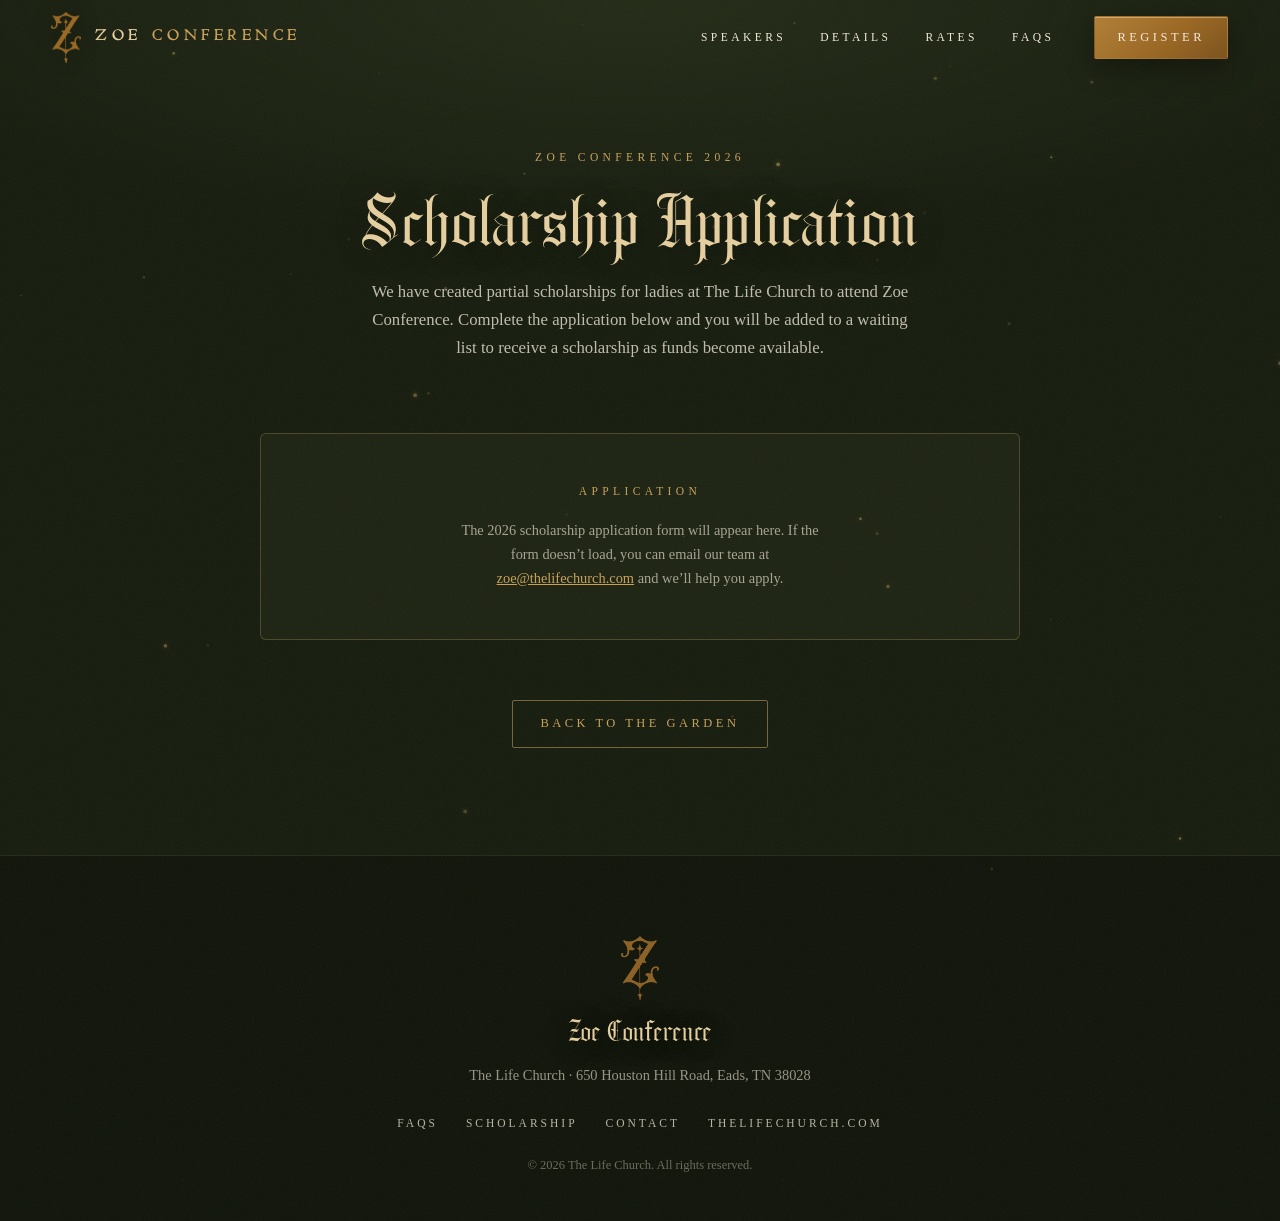
<file: scholarship.html>
<!doctype html>
<html lang="en">
<head>
<meta charset="utf-8">
<meta name="viewport" content="width=device-width, initial-scale=1">
<title>Scholarship — Zoe Conference 2026 | The Life Church</title>
<meta name="description" content="Apply for a partial scholarship to attend Zoe Conference 2026 at The Life Church, Memphis.">
<link rel="icon" type="image/png" href="images/z-icon.png">
<link rel="stylesheet" href="css/main.css?v=3">
</head>
<body>

<div class="grain" aria-hidden="true"></div>
<canvas id="dust" aria-hidden="true"></canvas>

<header class="nav nav--scrolled" id="nav">
  <a class="nav__brand" href="index.html" aria-label="Zoe Conference home">
    <img src="images/z-icon.png" alt="" class="nav__icon">
    <span class="nav__wordmark">Zoe <em>Conference</em></span>
  </a>
  <nav class="nav__links" aria-label="Primary">
    <a href="index.html#speakers">Speakers</a>
    <a href="index.html#details">Details</a>
    <a href="index.html#rates">Rates</a>
    <a href="faqs.html">FAQs</a>
  </nav>
  <a href="index.html#register" class="btn btn--gold nav__cta js-register">Register</a>
  <button class="nav__burger" id="burger" aria-label="Open menu" aria-expanded="false" aria-controls="mobileMenu">
    <span></span><span></span>
  </button>
</header>

<div class="mmenu" id="mobileMenu" aria-hidden="true">
  <nav class="mmenu__links" aria-label="Mobile">
    <a href="index.html#speakers">Speakers</a>
    <a href="index.html#details">Details</a>
    <a href="index.html#rates">Rates</a>
    <a href="faqs.html">FAQs</a>
    <a href="scholarship.html">Scholarship</a>
    <a href="index.html#register" class="btn btn--gold js-register">Register</a>
  </nav>
  <img src="images/z-icon.png" alt="" class="mmenu__icon">
</div>

<main class="subpage">
  <div class="subpage__head">
    <p class="eyebrow">Zoe Conference 2026</p>
    <h1 class="display">Scholarship Application</h1>
    <p class="section-sub">We have created partial scholarships for ladies at The Life Church to attend Zoe Conference. Complete the application below and you will be added to a waiting list to receive a scholarship as funds become available.</p>
  </div>

  <div class="embed-panel">
    <!-- TODO: replace with the live Google Form embed URL for the 2026 scholarship application.
         Swap the src below with the form's /viewform?embedded=true link. -->
    <p class="eyebrow">Application</p>
    <p class="embed-panel__note">The 2026 scholarship application form will appear here. If the form doesn’t load, you can email our team at <a href="mailto:zoe@thelifechurch.com">zoe@thelifechurch.com</a> and we’ll help you apply.</p>
    <!--
    <iframe src="https://docs.google.com/forms/d/e/FORM_ID/viewform?embedded=true"
            title="Zoe Conference Scholarship Application">Loading…</iframe>
    -->
  </div>

  <div class="subpage__back" style="margin-top:60px">
    <a href="index.html" class="btn btn--outline">Back to the Garden</a>
  </div>
</main>

<footer class="footer">
  <img src="images/z-icon.png" alt="" class="footer__icon">
  <p class="footer__word display">Zoe Conference</p>
  <p class="footer__addr">The Life Church · 650 Houston Hill Road, Eads, TN 38028</p>
  <nav class="footer__links" aria-label="Footer">
    <a href="faqs.html">FAQs</a>
    <a href="scholarship.html">Scholarship</a>
    <a href="mailto:zoe@thelifechurch.com">Contact</a>
    <a href="https://thelifechurch.com" target="_blank" rel="noopener">thelifechurch.com</a>
  </nav>
  <p class="footer__copy">© 2026 The Life Church. All rights reserved.</p>
</footer>

<script src="js/gsap.min.js"></script>
<script src="js/ScrollTrigger.min.js"></script>
<script src="js/lenis.min.js"></script>
<script src="js/main.js"></script>
</body>
</html>
</file>
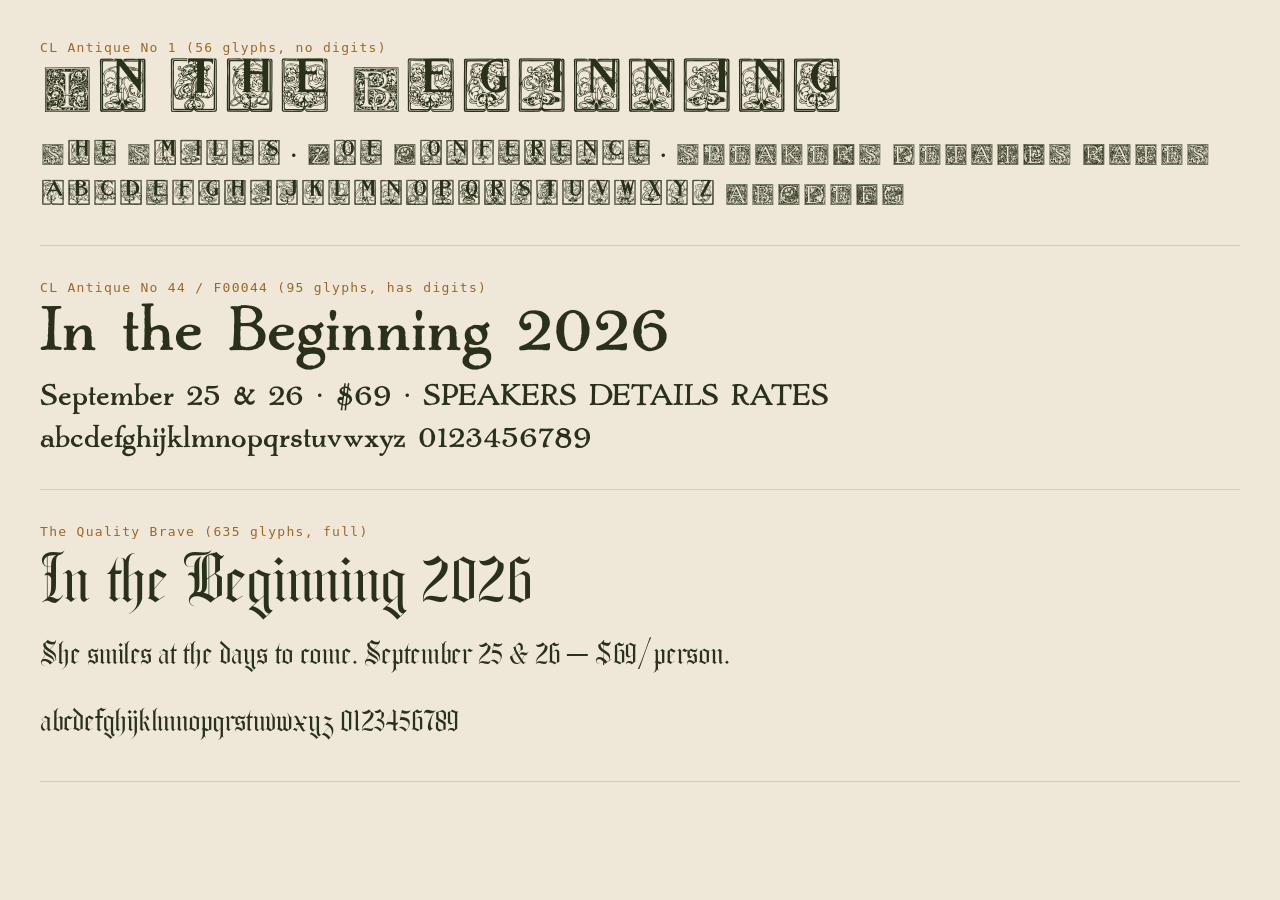
<file: specimen.html>
<!doctype html><html><head><meta charset="utf-8"><style>
@font-face{font-family:'CLAntique1';src:url('fonts/CLAntique-No1.otf') format('opentype');}
@font-face{font-family:'CLAntique44';src:url('fonts/F00044.otf') format('opentype');}
@font-face{font-family:'QualityBrave';src:url('fonts/TheQualityBrave-Regular.otf') format('opentype');}
body{background:#efe7d8;color:#29311A;margin:0;padding:40px;font-size:20px}
.row{margin:0 0 34px;border-bottom:1px solid #ccc;padding-bottom:24px}
.lbl{font-family:monospace;font-size:13px;color:#9B6925;letter-spacing:.1em}
.big{font-size:64px;line-height:1.05;margin:8px 0}
.med{font-size:30px;margin:6px 0}
.a1{font-family:CLAntique1}.a44{font-family:CLAntique44}.qb{font-family:QualityBrave}
</style></head><body>
<div class="row"><div class="lbl">CL Antique No 1 (56 glyphs, no digits)</div>
<div class="big a1">In the Beginning</div>
<div class="med a1">She Smiles · Zoe Conference · SPEAKERS DETAILS RATES</div>
<div class="med a1">abcdefghijklmnopqrstuvwxyz ABCDEFG</div></div>

<div class="row"><div class="lbl">CL Antique No 44 / F00044 (95 glyphs, has digits)</div>
<div class="big a44">In the Beginning 2026</div>
<div class="med a44">September 25 &amp; 26 · $69 · SPEAKERS DETAILS RATES</div>
<div class="med a44">abcdefghijklmnopqrstuvwxyz 0123456789</div></div>

<div class="row"><div class="lbl">The Quality Brave (635 glyphs, full)</div>
<div class="big qb">In the Beginning 2026</div>
<div class="med qb">She smiles at the days to come. September 25 &amp; 26 — $69/person.</div>
<div class="med qb">abcdefghijklmnopqrstuvwxyz 0123456789</div></div>
</body></html>
</file>
<file: css/main.css>
/* ============================================================
   ZOE CONFERENCE 2026 — "In the Beginning…"
   A walk through the garden · The Life Church, Memphis
   ============================================================ */

/* ---------- Fonts ---------- */
@font-face{
  font-family:'Antique';           /* blackletter display — letters only */
  src:url('../fonts/CLAntique-No1.otf') format('opentype');
  font-display:swap;
}
@font-face{
  font-family:'Antique Num';       /* blackletter with digits */
  src:url('../fonts/F00044.otf') format('opentype');
  font-display:swap;
}
@font-face{
  font-family:'Quality';           /* script accent */
  src:url('../fonts/TheQualityBrave-Regular.otf') format('opentype');
  font-display:swap;
}

/* ---------- Tokens ---------- */
:root{
  --kelp:#29311A;
  --kelp-deep:#161c0e;
  --kelp-mid:#1e2513;
  --midnight:#0D213D;
  --burgundy:#671E14;
  --grain:#E1CCB1;
  --rose:#BC8381;
  --gold:#9B6925;
  --gold-bright:#C9A15A;
  --gold-pale:#e6cf9f;
  --paper:#efe6d3;
  --ink:#2c2517;
  --cream:#F2EADA;

  --font-display:'Quality','Antique Num',serif;   /* blackletter — matches title art */
  --font-heading:'Antique Num',serif;              /* antique roman w/ digits */
  --font-initial:'Antique',serif;                  /* ornamental illuminated initials */
  --font-serif:'Iowan Old Style','Palatino Linotype',Palatino,Georgia,serif;
  --font-script:'Quality',cursive;

  --ease-out:cubic-bezier(.22,1,.36,1);
  --nav-h:76px;
}

/* ---------- Reset-ish ---------- */
*,*::before,*::after{box-sizing:border-box;margin:0;padding:0}
html{scroll-behavior:smooth}
html.lenis{height:auto}
.lenis.lenis-smooth{scroll-behavior:auto}
body{
  font-family:var(--font-serif);
  background:var(--kelp-deep);
  color:var(--cream);
  line-height:1.65;
  -webkit-font-smoothing:antialiased;
  overflow-x:hidden;
}
img,video{max-width:100%;display:block}
a{color:var(--gold-bright)}
main{display:block}

::selection{background:var(--gold);color:var(--kelp-deep)}

.visually-hidden{
  position:absolute!important;width:1px;height:1px;overflow:hidden;
  clip:rect(0 0 0 0);white-space:nowrap;
}

/* ---------- Atmosphere: grain + dust ---------- */
.grain{
  position:fixed;inset:-50%;width:200%;height:200%;
  pointer-events:none;z-index:80;opacity:.055;
  background-image:url("data:image/svg+xml,%3Csvg xmlns='http://www.w3.org/2000/svg' width='300' height='300'%3E%3Cfilter id='n'%3E%3CfeTurbulence type='fractalNoise' baseFrequency='0.9' numOctaves='2'/%3E%3C/filter%3E%3Crect width='300' height='300' filter='url(%23n)'/%3E%3C/svg%3E");
  animation:grain 8s steps(10) infinite;
}
@keyframes grain{
  0%,100%{transform:translate(0,0)}10%{transform:translate(-5%,-6%)}
  20%{transform:translate(-12%,4%)}30%{transform:translate(6%,-10%)}
  40%{transform:translate(-4%,12%)}50%{transform:translate(-10%,6%)}
  60%{transform:translate(12%,0)}70%{transform:translate(0,10%)}
  80%{transform:translate(3%,12%)}90%{transform:translate(-8%,2%)}
}
#dust{
  position:fixed;inset:0;width:100%;height:100%;
  pointer-events:none;z-index:70;
}

/* ---------- Loader ---------- */
.loader{
  position:fixed;inset:0;z-index:200;
  background:var(--kelp-deep);
  display:flex;flex-direction:column;align-items:center;justify-content:center;gap:26px;
  transition:opacity .9s var(--ease-out),visibility .9s;
}
.loader.is-done{opacity:0;visibility:hidden}
.loader__icon{width:56px;filter:drop-shadow(0 0 18px rgba(201,161,90,.45));animation:breathe 2.2s ease-in-out infinite}
@keyframes breathe{0%,100%{transform:scale(1);opacity:.85}50%{transform:scale(1.06);opacity:1}}
.loader__line{
  width:120px;height:1px;background:rgba(201,161,90,.25);position:relative;overflow:hidden;
}
.loader__line::after{
  content:"";position:absolute;inset:0;background:var(--gold-bright);
  transform:translateX(-100%);animation:loadline 1.6s var(--ease-out) infinite;
}
@keyframes loadline{to{transform:translateX(100%)}}

/* ---------- Type helpers ---------- */
.eyebrow{
  font-family:var(--font-serif);
  font-size:.72rem;letter-spacing:.38em;text-transform:uppercase;
  color:var(--gold-bright);font-style:normal;
}
.display{
  font-family:var(--font-display);
  font-weight:400;color:var(--gold-pale);
  line-height:1.18;letter-spacing:.015em;
  text-shadow:0 2px 30px rgba(0,0,0,.35);
}
h2.display{font-size:clamp(2.6rem,6vw,4.6rem)}
.section-head{
  text-align:center;max-width:820px;margin:0 auto;
  padding:0 24px 56px;display:flex;flex-direction:column;gap:18px;align-items:center;
}
.section-sub{color:rgba(242,234,218,.78);font-size:1.05rem;max-width:560px}
.amp{font-family:var(--font-script)}

/* ---------- Buttons ---------- */
.btn{
  display:inline-block;font-family:var(--font-serif);
  font-size:.78rem;letter-spacing:.28em;text-transform:uppercase;
  padding:1em 2.2em;text-decoration:none;text-align:center;
  border:1px solid transparent;border-radius:2px;
  transition:transform .45s var(--ease-out),box-shadow .45s var(--ease-out),
             background-color .45s,color .45s,border-color .45s;
  will-change:transform;
}
.btn--gold{
  background:linear-gradient(140deg,#b0803a,var(--gold) 55%,#7c5420);
  color:var(--cream);
  box-shadow:0 8px 28px rgba(0,0,0,.35),inset 0 1px 0 rgba(255,235,190,.4);
}
.btn--gold:hover{transform:translateY(-2px);box-shadow:0 14px 34px rgba(0,0,0,.45),inset 0 1px 0 rgba(255,235,190,.5)}
.btn--ghost{color:var(--cream);border-color:rgba(242,234,218,.45)}
.btn--ghost:hover{border-color:var(--gold-bright);color:var(--gold-pale);transform:translateY(-2px)}
.btn--outline{color:var(--gold-bright);border-color:rgba(201,161,90,.55)}
.btn--outline:hover{background:rgba(201,161,90,.12);transform:translateY(-2px)}
.btn--lg{padding:1.15em 2.7em;font-size:.82rem}
.btn:focus-visible,a:focus-visible,summary:focus-visible,button:focus-visible{
  outline:2px solid var(--gold-bright);outline-offset:3px;
}

/* ---------- Nav ---------- */
.nav{
  position:fixed;top:0;left:0;right:0;z-index:100;
  height:var(--nav-h);
  display:flex;align-items:center;gap:40px;
  padding:0 clamp(20px,4vw,52px);
  transition:background-color .5s,backdrop-filter .5s,border-color .5s;
  border-bottom:1px solid transparent;
}
.nav--scrolled{
  background:rgba(18,22,11,.78);
  -webkit-backdrop-filter:blur(14px);backdrop-filter:blur(14px);
  border-bottom-color:rgba(201,161,90,.18);
}
.nav__brand{display:flex;align-items:center;gap:14px;text-decoration:none;margin-right:auto}
.nav__icon{width:30px;filter:drop-shadow(0 0 10px rgba(0,0,0,.4))}
.nav__wordmark{
  font-family:var(--font-heading);color:var(--gold-pale);
  font-size:.95rem;letter-spacing:.3em;text-transform:uppercase;white-space:nowrap;
}
.nav__wordmark em{font-style:normal;color:var(--gold-bright)}
.nav__links{display:flex;gap:34px}
.nav__links a{
  font-size:.72rem;letter-spacing:.3em;text-transform:uppercase;
  color:var(--cream);text-decoration:none;position:relative;padding:6px 0;
}
.nav__links a::after{
  content:"";position:absolute;left:0;bottom:0;height:1px;width:100%;
  background:var(--gold-bright);transform:scaleX(0);transform-origin:right;
  transition:transform .45s var(--ease-out);
}
.nav__links a:hover::after{transform:scaleX(1);transform-origin:left}
.nav__cta{padding:.8em 1.8em}
.nav__burger{
  display:none;background:none;border:0;cursor:pointer;
  width:40px;height:40px;position:relative;z-index:130;
}
.nav__burger span{
  position:absolute;left:8px;right:8px;height:1.5px;background:var(--gold-pale);
  transition:transform .4s var(--ease-out),top .4s;
}
.nav__burger span:nth-child(1){top:16px}
.nav__burger span:nth-child(2){top:24px}
.nav__burger.is-open span:nth-child(1){top:20px;transform:rotate(45deg)}
.nav__burger.is-open span:nth-child(2){top:20px;transform:rotate(-45deg)}

/* Mobile menu */
.mmenu{
  position:fixed;inset:0;z-index:95; /* below .nav so the burger stays clickable */
  background:radial-gradient(120% 100% at 50% 0%,var(--kelp) 0%,var(--kelp-deep) 70%);
  display:flex;flex-direction:column;align-items:center;justify-content:center;gap:40px;
  opacity:0;visibility:hidden;transition:opacity .5s var(--ease-out),visibility .5s;
}
.mmenu.is-open{opacity:1;visibility:visible}
.mmenu__links{display:flex;flex-direction:column;align-items:center;gap:28px}
.mmenu__links a{
  font-family:var(--font-display);font-size:2.2rem;color:var(--gold-pale);text-decoration:none;
}
.mmenu__links a.btn{font-family:var(--font-serif);font-size:.85rem;margin-top:10px}
.mmenu__icon{width:44px;opacity:.5;position:absolute;bottom:36px}

/* ---------- Hero ---------- */
.hero{
  position:relative;min-height:100svh;
  display:flex;align-items:center;justify-content:center;
  overflow:hidden;
}
.hero__media{position:absolute;inset:0}
.hero__video{width:100%;height:100%;object-fit:cover}
.hero__vignette{
  position:absolute;inset:0;
  background:
    radial-gradient(120% 90% at 50% 42%,transparent 30%,rgba(10,13,6,.55) 78%,rgba(10,13,6,.9) 100%),
    linear-gradient(to bottom,rgba(10,13,6,.42),transparent 26%,transparent 62%,var(--kelp-deep) 98%);
}
.hero__content{
  position:relative;z-index:2;text-align:center;
  padding:calc(var(--nav-h) + 3vh) 24px 60px;
  display:flex;flex-direction:column;align-items:center;gap:clamp(18px,3vh,30px);
  max-width:1000px;
}
.hero__eyebrow{text-shadow:0 1px 4px rgba(0,0,0,.95),0 0 22px rgba(0,0,0,.85),0 0 46px rgba(0,0,0,.6)}
.hero__title img{
  width:min(720px,86vw);height:auto;
  filter:drop-shadow(0 10px 44px rgba(0,0,0,.55));
}
.hero__date{
  font-family:var(--font-serif);font-size:clamp(1rem,2.2vw,1.3rem);
  letter-spacing:.24em;text-transform:uppercase;color:var(--cream);
  text-shadow:0 1px 4px rgba(0,0,0,.95),0 0 22px rgba(0,0,0,.85),0 0 46px rgba(0,0,0,.6);
}
.hero__date .amp{font-size:1.2em;color:var(--gold-bright);text-transform:none;letter-spacing:0}
.hero__ctas{display:flex;gap:18px;flex-wrap:wrap;justify-content:center;margin-top:6px}
.hero__scrollcue{
  position:absolute;bottom:0;left:50%;transform:translateX(-50%);
  z-index:3;width:1px;height:92px;overflow:visible;
}
.hero__scrollcue-line{
  position:absolute;top:0;left:0;width:1px;height:100%;
  background:linear-gradient(to bottom,transparent,var(--gold-bright));
  animation:cue 2.4s var(--ease-out) infinite;
  transform-origin:top;
}
@keyframes cue{0%{transform:scaleY(0);opacity:0}35%{opacity:1}70%,100%{transform:scaleY(1);opacity:0}}

/* ---------- Journey ---------- */
.journey{
  position:relative;min-height:130vh;
  display:flex;align-items:center;justify-content:center;
  overflow:hidden;
}
.journey__bg{position:absolute;inset:-12% 0}
.journey__bg img{
  width:100%;height:100%;object-fit:cover;
  filter:brightness(.8) saturate(.92);
}
/* Frosted glass — fully veils the garden so it doesn't echo the hero bg */
.journey__frost{
  position:absolute;inset:0;z-index:1;pointer-events:none;
  -webkit-backdrop-filter:blur(10px) saturate(1.05);
  backdrop-filter:blur(10px) saturate(1.05);
  background:
    radial-gradient(120% 80% at 50% 0%,rgba(230,207,159,.05),transparent 55%),
    linear-gradient(165deg,rgba(22,28,14,.24),rgba(20,26,14,.16) 50%,rgba(13,17,8,.34));
}
.journey::before,.journey::after{
  content:"";position:absolute;left:0;right:0;height:26vh;z-index:2;pointer-events:none;
}
.journey::before{top:0;background:linear-gradient(to bottom,var(--kelp-deep),transparent)}
.journey::after{bottom:0;background:linear-gradient(to top,var(--kelp-deep),transparent)}
.journey__inner{
  position:relative;z-index:3;text-align:center;max-width:900px;
  padding:20vh 28px;display:flex;flex-direction:column;gap:9vh;align-items:center;
}
.journey__line{
  font-size:clamp(1.5rem,3.4vw,2.4rem);line-height:1.5;
  color:var(--cream);text-shadow:0 2px 26px rgba(0,0,0,.75);
}
.journey__line em{color:var(--gold-pale);font-style:italic}
.journey__verse{
  display:flex;flex-direction:column;gap:16px;align-items:center;
  max-width:640px;
}
.journey__verse-text{
  font-family:var(--font-display);
  font-size:clamp(1.6rem,3.6vw,2.5rem);line-height:1.35;
  color:var(--gold-pale);text-shadow:0 2px 30px rgba(0,0,0,.8);
}
.journey__verse cite{text-shadow:0 1px 12px rgba(0,0,0,.9)}

/* ---------- Letter ---------- */
.letter{
  position:relative;
  background:
    radial-gradient(90% 60% at 50% 0%,rgba(41,49,26,.85) 0%,transparent 70%),
    var(--kelp-deep);
  padding:14vh 24px 16vh;
}
.letter__wrap{max-width:820px;margin:0 auto}
.letter__paper{
  position:relative;
  background:url('../images/paper-cut.webp') center/100% 100%;
  padding:clamp(48px,9vw,96px) clamp(34px,9vw,110px);
  filter:drop-shadow(0 30px 60px rgba(0,0,0,.5));
  color:var(--ink);
}
.letter__z{width:44px;margin:0 auto 26px}
.letter__eyebrow{color:var(--gold);text-align:center;margin-bottom:34px}
.letter__body{display:flex;flex-direction:column;gap:1.35em;font-size:clamp(1rem,1.4vw,1.13rem);line-height:1.85}
.letter__body em{color:var(--burgundy)}
.dropcap{
  font-family:var(--font-initial);float:left;
  font-size:4.2em;line-height:.9;padding:.03em .14em 0 0;color:var(--gold);
}
.letter__sig{margin-top:44px;display:flex;flex-direction:column;gap:8px}
.letter__sig-line{font-style:italic;color:#5b4c33}
.letter__sig img{width:min(280px,60%);margin:6px 0 2px}
.letter__sig-team{font-size:.95rem;color:#5b4c33}

/* ---------- Speakers ---------- */
.speakers{
  position:relative;padding:16vh 24px;
  background:
    radial-gradient(70% 50% at 15% 20%,rgba(41,49,26,.6) 0%,transparent 60%),
    radial-gradient(70% 50% at 85% 80%,rgba(13,33,61,.35) 0%,transparent 60%),
    var(--kelp-deep);
}
.speakers__grid{
  display:grid;grid-template-columns:repeat(2,minmax(0,1fr));
  gap:clamp(40px,6vw,90px);max-width:1060px;margin:0 auto;
}
.speaker{text-align:center;display:flex;flex-direction:column;align-items:center}
.speaker__arch{
  position:relative;width:min(100%,400px);aspect-ratio:3/4;
  border-radius:999px 999px 10px 10px;overflow:hidden;
  box-shadow:0 26px 60px rgba(0,0,0,.55);
  isolation:isolate;transform:translateZ(0); /* keep radius clipping filtered children (Chrome) */
}
.speaker__arch::after{
  content:"";position:absolute;inset:12px;
  border:1px solid rgba(230,207,159,.5);
  border-radius:999px 999px 4px 4px;pointer-events:none;
}
.speaker__arch img{
  width:100%;height:100%;object-fit:cover;
  filter:sepia(.22) saturate(.9) brightness(.97);
  transition:filter .8s var(--ease-out),transform .8s var(--ease-out);
}
.speaker:hover .speaker__arch img{filter:none;transform:scale(1.045)}
.speaker__name{font-size:clamp(1.9rem,3.4vw,2.6rem);margin:30px 0 14px}
.speaker__bio{
  max-width:46ch;color:rgba(242,234,218,.8);font-size:.98rem;line-height:1.8;
}
.speaker__bio em{color:var(--gold-pale)}

/* ---------- Details ---------- */
.details{position:relative;padding:14vh 24px;background:var(--kelp-deep)}
.details__days{
  display:grid;grid-template-columns:repeat(2,minmax(0,1fr));
  gap:26px;max-width:1180px;margin:0 auto 26px;
}
.day{
  position:relative;min-height:520px;border-radius:6px;overflow:hidden;
  display:flex;align-items:flex-end;
  box-shadow:0 26px 60px rgba(0,0,0,.5);
  isolation:isolate;transform:translateZ(0);
}
.day__media{position:absolute;inset:0}
.day__media img,.day__media video{width:100%;height:100%;object-fit:cover}
.day__scrim{
  position:absolute;inset:0;
  background:linear-gradient(to top,rgba(8,10,5,.88) 0%,rgba(8,10,5,.35) 45%,rgba(8,10,5,.08) 75%);
}
.day--evening .day__scrim{
  background:linear-gradient(to top,rgba(5,10,18,.9) 0%,rgba(5,10,18,.35) 45%,transparent 75%);
}
.day__content{
  position:relative;z-index:2;padding:40px clamp(28px,4vw,48px);
  display:flex;flex-direction:column;gap:10px;
}
.day__time{
  font-family:var(--font-heading);font-size:clamp(2.4rem,4.6vw,3.4rem);
  color:var(--gold-pale);font-weight:400;
}
.day__time small{font-size:.55em}
.day__desc{font-size:1.15rem;letter-spacing:.06em;color:var(--cream)}
.day__note{font-size:.85rem;letter-spacing:.14em;text-transform:uppercase;color:rgba(242,234,218,.66)}
.details__location{
  max-width:1180px;margin:0 auto;border:1px solid rgba(201,161,90,.28);
  border-radius:6px;padding:clamp(36px,5vw,60px);
  background:linear-gradient(160deg,rgba(41,49,26,.55),rgba(22,28,14,.7));
  text-align:center;
}
.details__location-text{display:flex;flex-direction:column;gap:12px;align-items:center}
.details__venue{font-size:clamp(2rem,4vw,3rem)}
.details__campus{letter-spacing:.3em;text-transform:uppercase;font-size:.78rem;color:var(--gold-bright)}
.details__location address{font-style:normal;color:rgba(242,234,218,.85);line-height:1.7;margin-bottom:10px}

/* ---------- Rates ---------- */
.rates{position:relative;padding:14vh 24px;background:
  radial-gradient(80% 55% at 50% 110%,rgba(41,49,26,.75) 0%,transparent 70%),
  var(--kelp-deep);
}
.rates__grid{
  display:grid;grid-template-columns:repeat(4,minmax(0,1fr));
  gap:20px;max-width:1180px;margin:0 auto;
}
.rate{
  position:relative;text-align:center;
  background:linear-gradient(170deg,#f2ead8,#e6d8bd);
  color:var(--ink);border-radius:5px;
  padding:52px 22px 40px;
  display:flex;flex-direction:column;align-items:center;gap:10px;
  box-shadow:0 20px 44px rgba(0,0,0,.45);
}
.rate::before{
  content:"";position:absolute;inset:9px;border:1px solid rgba(155,105,37,.4);border-radius:3px;
  pointer-events:none;
}
.rate--current{transform:scale(1.03);box-shadow:0 26px 60px rgba(0,0,0,.6)}
.rate__badge{
  position:absolute;top:-12px;left:50%;transform:translateX(-50%);
  background:var(--burgundy);color:var(--cream);
  font-size:.62rem;letter-spacing:.3em;text-transform:uppercase;
  padding:.55em 1.4em;border-radius:2px;white-space:nowrap;
  box-shadow:0 6px 18px rgba(0,0,0,.4);
}
.rate__tier{font-family:var(--font-display);font-weight:400;font-size:2rem;color:var(--burgundy)}
.rate__price{font-family:var(--font-heading);font-size:3.1rem;line-height:1;color:var(--ink)}
.rate__price sup{font-size:.45em;vertical-align:.7em;color:var(--gold)}
.rate__price span{font-size:.32em;letter-spacing:.08em;color:#6b5a3c}
.rate__window{font-size:.82rem;letter-spacing:.16em;text-transform:uppercase;color:#6b5a3c}
.rate__window small{display:block;text-transform:none;letter-spacing:.03em;margin-top:4px}
.rate .btn{margin-top:14px}
.rates__scholarship{text-align:center;margin-top:44px;color:rgba(242,234,218,.75)}

/* ---------- Foundation ---------- */
.foundation{
  position:relative;min-height:88vh;
  display:flex;align-items:center;
  padding:12vh clamp(24px,6vw,80px);
  overflow:hidden;
}
.foundation__media{position:absolute;inset:0}
.foundation__media video{width:100%;height:100%;object-fit:cover}
.foundation__scrim{
  position:absolute;inset:0;
  background:
    linear-gradient(to bottom,var(--kelp-deep),transparent 22%,transparent 80%,var(--kelp-deep)),
    linear-gradient(100deg,rgba(10,13,6,.72) 0%,rgba(10,13,6,.5) 44%,rgba(10,13,6,.14) 100%);
}
.foundation__panel{
  position:relative;z-index:2;max-width:600px;
  display:flex;flex-direction:column;gap:20px;
  padding:clamp(36px,5vw,56px);
  background:rgba(16,20,9,.62);
  -webkit-backdrop-filter:blur(10px);backdrop-filter:blur(10px);
  border:1px solid rgba(201,161,90,.25);border-radius:6px;
}
.foundation__panel h2{font-size:clamp(2rem,4vw,3rem)}
.foundation__panel p{color:rgba(242,234,218,.85);font-size:.99rem;line-height:1.85}

/* ---------- FAQ ---------- */
.faq{padding:14vh 24px;background:var(--kelp-deep)}
.faq__list{max-width:760px;margin:0 auto}
.faq__item{border-bottom:1px solid rgba(201,161,90,.22)}
.faq__item:first-child{border-top:1px solid rgba(201,161,90,.22)}
.faq__item summary{
  cursor:pointer;list-style:none;position:relative;
  font-family:var(--font-serif);font-size:1.08rem;color:var(--gold-pale);
  padding:26px 54px 26px 6px;
  transition:color .3s;
}
.faq__item summary:hover{color:var(--gold-bright)}
.faq__item summary::-webkit-details-marker{display:none}
.faq__item summary::after{
  content:"";position:absolute;right:14px;top:50%;width:14px;height:14px;
  transform:translateY(-50%);
  background:
    linear-gradient(var(--gold-bright),var(--gold-bright)) center/14px 1px no-repeat,
    linear-gradient(var(--gold-bright),var(--gold-bright)) center/1px 14px no-repeat;
  transition:transform .45s var(--ease-out);
}
.faq__item[open] summary::after{transform:translateY(-50%) rotate(45deg)}
.faq__item p{padding:0 6px 28px;color:rgba(242,234,218,.78);max-width:64ch}
.faq__more{text-align:center;margin-top:52px}

/* ---------- Register ---------- */
.register{
  position:relative;min-height:96vh;
  display:flex;align-items:center;justify-content:center;
  overflow:hidden;text-align:center;
}
.register__bg{position:absolute;inset:-10% 0}
.register__bg img{width:100%;height:100%;object-fit:cover;object-position:center 30%;filter:brightness(.85)}
.register::before,.register::after{
  content:"";position:absolute;left:0;right:0;height:22vh;z-index:1;pointer-events:none;
}
.register::before{top:0;background:linear-gradient(to bottom,var(--kelp-deep),transparent)}
.register::after{bottom:0;background:linear-gradient(to top,var(--kelp-deep),transparent)}
.register__inner{
  position:relative;z-index:2;max-width:760px;padding:18vh 24px;
  display:flex;flex-direction:column;align-items:center;gap:22px;
}
.register__title{font-size:clamp(2.6rem,6.5vw,4.8rem);text-shadow:0 4px 40px rgba(0,0,0,.8)}
.register__sub{
  letter-spacing:.22em;text-transform:uppercase;font-size:.92rem;
  color:var(--cream);text-shadow:0 1px 14px rgba(0,0,0,.9);
}
.register__sub .amp{text-transform:none;color:var(--gold-bright)}
.register__inner .btn--lg{margin-top:8px}
.register__fine{font-size:.9rem;color:rgba(242,234,218,.82);text-shadow:0 1px 10px rgba(0,0,0,.8)}

/* ---------- Footer ---------- */
.footer{
  background:#10140a;padding:80px 24px 46px;text-align:center;
  display:flex;flex-direction:column;align-items:center;gap:16px;
  border-top:1px solid rgba(201,161,90,.14);
}
.footer__icon{width:38px;opacity:.9}
.footer__word{font-size:1.7rem}
.footer__addr{font-size:.9rem;color:rgba(242,234,218,.6)}
.footer__links{display:flex;gap:28px;flex-wrap:wrap;justify-content:center;margin:10px 0 6px}
.footer__links a{
  font-size:.72rem;letter-spacing:.26em;text-transform:uppercase;
  color:rgba(242,234,218,.75);text-decoration:none;
}
.footer__links a:hover{color:var(--gold-bright)}
.footer__copy{font-size:.78rem;color:rgba(242,234,218,.4)}

/* ---------- Subpages (FAQs / Scholarship) ---------- */
.subpage{padding:calc(var(--nav-h) + 8vh) 24px 12vh;min-height:70vh;
  background:
    radial-gradient(90% 40% at 50% 0%,rgba(41,49,26,.7) 0%,transparent 70%),
    var(--kelp-deep);
}
.subpage__head{text-align:center;max-width:760px;margin:0 auto 8vh;display:flex;flex-direction:column;gap:16px;align-items:center}
.subpage__head h1{font-size:clamp(2.6rem,6vw,4.2rem)}
.subpage .faq__list{margin-bottom:60px}
.subpage__back{text-align:center}
.embed-panel{
  max-width:760px;margin:0 auto;border:1px solid rgba(201,161,90,.28);border-radius:6px;
  background:rgba(41,49,26,.4);padding:clamp(28px,4vw,48px);text-align:center;
  display:flex;flex-direction:column;gap:18px;align-items:center;
}
.embed-panel iframe{width:100%;min-height:1100px;border:0;border-radius:4px;background:var(--cream)}
.embed-panel__note{font-size:.9rem;color:rgba(242,234,218,.65);max-width:52ch}

/* ---------- Reveal defaults (JS enhances) ---------- */
.reveal-panel,.reveal-lines{will-change:transform,opacity}

/* ---------- Responsive ---------- */
@media (max-width:960px){
  .speakers__grid{grid-template-columns:1fr;gap:70px}
  .details__days{grid-template-columns:1fr}
  .rates__grid{grid-template-columns:repeat(2,minmax(0,1fr));gap:26px 18px}
  .rate--current{transform:none}
}
@media (max-width:760px){
  .nav__links,.nav__cta{display:none}
  .nav__burger{display:block}
  .day{min-height:440px}
  .foundation{padding:10vh 20px}
  .journey{min-height:110vh}
  .br-desk{display:none}
}
@media (max-width:520px){
  .rates__grid{grid-template-columns:1fr;max-width:340px}
  .hero__ctas{flex-direction:column;width:100%;max-width:320px}
  .letter__paper{background:linear-gradient(170deg,#f2ead8,#e6d8bd);border-radius:4px}
}

/* ---------- Reduced motion ---------- */
@media (prefers-reduced-motion:reduce){
  *,*::before,*::after{animation-duration:.001s!important;transition-duration:.001s!important}
  html{scroll-behavior:auto}
  .grain{display:none}
}
</file>
